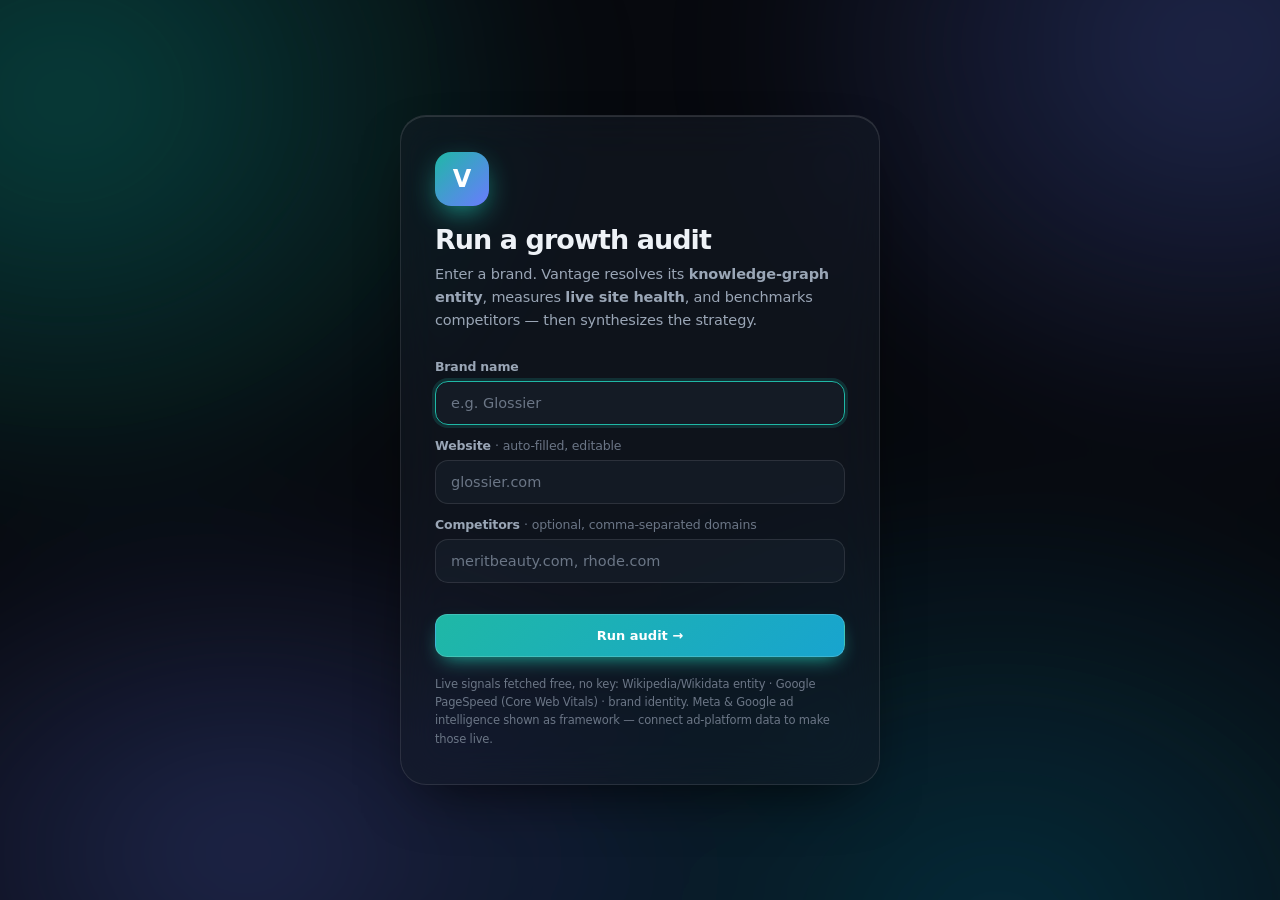
<file: index.html>
<!DOCTYPE html>
<html lang="en" data-theme="dark">
<head>
  <meta charset="UTF-8" />
  <meta name="viewport" content="width=device-width, initial-scale=1.0" />
  <title>Vantage — Competitor Growth Intelligence</title>
  <meta name="description" content="Strategic competitor intelligence across Meta & Google ads, SEO and answer-engine visibility." />
  <link rel="icon" href="data:image/svg+xml,<svg xmlns='http://www.w3.org/2000/svg' viewBox='0 0 100 100'><rect width='100' height='100' rx='24' fill='%231fb8a6'/><text x='50' y='70' font-size='62' text-anchor='middle' fill='white' font-family='sans-serif' font-weight='bold'>V</text></svg>" />
  <link rel="stylesheet" href="styles/app.css" />
</head>
<body>
  <div class="mesh"></div>

  <div class="app">
    <!-- SIDEBAR -->
    <aside class="sidebar">
      <div class="brandmark">
        <div class="logo">V</div>
        <div class="name">Vantage<span>Growth Intelligence</span></div>
      </div>
      <div id="nav"></div>
      <div class="navlabel">More</div>
      <a class="navitem" href="performance/" style="text-decoration:none" title="Paid performance intelligence (Google Sheets)"><svg class="ic" viewBox="0 0 24 24" fill="none" stroke="currentColor" stroke-width="1.8" stroke-linecap="round" stroke-linejoin="round"><path d="M3 12h4l3-8 4 16 3-8h4"/></svg>Paid Performance ↗</a>
      <div class="spacer"></div>
      <div class="themeToggle">
        <button id="sun" data-theme="light">Light</button>
        <button id="moon" data-theme="dark">Dark</button>
      </div>
    </aside>

    <!-- MAIN -->
    <main class="main">
      <div class="topbar">
        <div>
          <div class="ttl" id="title">Executive Overview</div>
          <div class="sub" id="subtitle">Lumen Skincare · Strategic growth audit</div>
        </div>
        <div class="spacer"></div>
        <div class="topsearch"><span class="ts-ic">⌕</span><input id="brand-search" type="text" placeholder="Search any brand to audit…" autocomplete="off" /></div>
        <span id="brandpill"></span>
        <button class="btn ghost" id="open-settings" title="Settings · Gemini API key">⚙</button>
        <button class="btn ghost" id="new-audit">＋ New</button>
      </div>
      <div id="main-body"></div>
    </main>
  </div>

  <div id="onboard-root"></div>

  <div id="settings-modal" class="modal-bg" style="display:none">
    <div class="modal card">
      <div class="head"><span class="eyebrow">Settings · Deep AI Research</span><div class="spacer"></div><button class="modal-x" id="close-settings">✕</button></div>
      <p class="muted" style="font-size:13.5px;line-height:1.6;margin-bottom:18px">Add a free <b>Google Gemini API key</b> to unlock grounded, per-brand deep research (websites, ad libraries, Reddit, Amazon) and the Summary Report. Your key is stored only in this browser and sent directly to Google — Vantage never sees it.</p>
      <label class="fld"><span>Gemini API key</span>
        <input id="gemini-key" type="password" placeholder="AIza…" autocomplete="off" /></label>
      <label class="fld"><span>Model</span>
        <select id="gemini-model">
          <option value="gemini-2.0-flash">gemini-2.0-flash (fast, recommended)</option>
          <option value="gemini-2.5-flash">gemini-2.5-flash</option>
          <option value="gemini-1.5-flash">gemini-1.5-flash</option>
        </select></label>
      <div style="display:flex;gap:10px;margin-top:16px;align-items:center">
        <button class="btn" id="save-settings">Save</button>
        <button class="btn ghost" id="test-settings">Test key</button>
        <span id="settings-status" class="faint" style="font-size:12.5px"></span>
      </div>
      <p class="faint" style="font-size:11.5px;margin-top:16px;line-height:1.6">Get a free key at <b>aistudio.google.com/apikey</b> — Google's free tier covers everyday research. Without a key, Vantage still runs all the free live signals.</p>
    </div>
  </div>

  <div class="tip" id="tip"></div>

  <script type="module" src="js/app.js"></script>
</body>
</html>
</file>
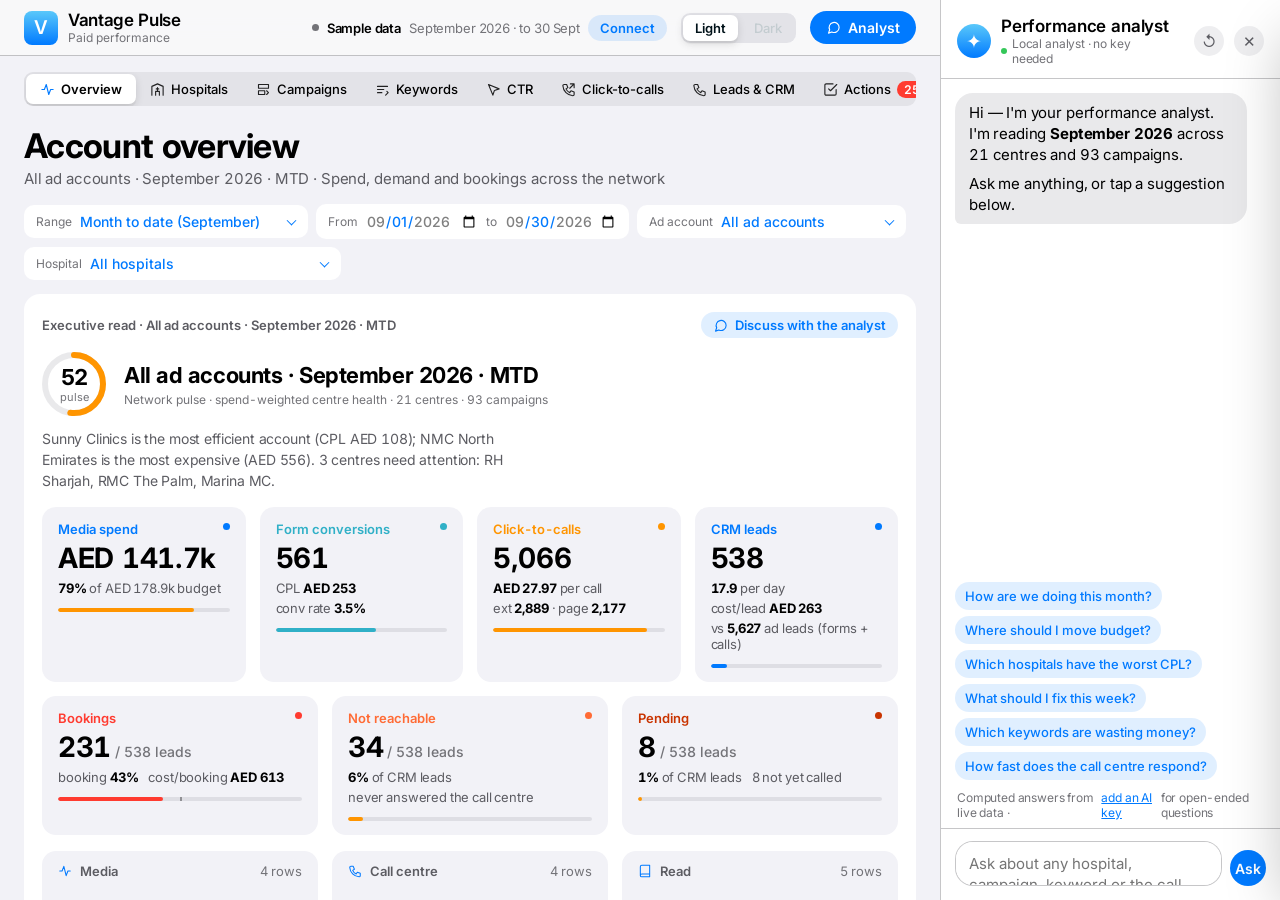
<file: performance/index.html>
<!DOCTYPE html>
<html lang="en" data-theme="light">
<head>
  <meta charset="UTF-8" />
  <meta name="viewport" content="width=device-width, initial-scale=1.0" />
  <title>Vantage Pulse — Paid Performance Intelligence</title>
  <meta name="description" content="Google Sheets–powered paid performance intelligence: account, hospital and campaign level, with an AI analyst." />
  <link rel="icon" href="data:image/svg+xml,<svg xmlns='http://www.w3.org/2000/svg' viewBox='0 0 100 100'><rect width='100' height='100' rx='24' fill='%23005f73'/><path d='M22 62l14-24 12 36 12-50 10 30 8-12' fill='none' stroke='white' stroke-width='8' stroke-linecap='round' stroke-linejoin='round'/></svg>" />
  <link rel="preconnect" href="https://fonts.googleapis.com" />
  <link rel="preconnect" href="https://fonts.gstatic.com" crossorigin />
  <link href="https://fonts.googleapis.com/css2?family=Inter:wght@400;500;600;700&display=swap" rel="stylesheet" />
  <link rel="stylesheet" href="styles/perf.css" />
<link rel="stylesheet" href="styles/theme-ios.css" />
</head>
<body>
  <div class="bg" aria-hidden="true"></div>
  <div class="shell" id="shell">
    <main class="main" id="main">
      <header class="top">
        <div class="brand"><div class="mark" aria-hidden="true">V</div><div class="name">Vantage Pulse<small>Paid performance</small></div></div>
        <div class="grow"></div>
        <div class="source" id="source"></div>
        <div class="theme" role="group" aria-label="Theme"><button data-theme="light">Light</button><button data-theme="dark">Dark</button></div>
        <button class="btn ghost icon" id="btn-chat" data-chat-toggle title="Toggle the analyst" aria-label="Toggle the analyst"><svg viewBox="0 0 24 24" fill="none" stroke="currentColor" stroke-width="1.8" stroke-linecap="round" stroke-linejoin="round"><path d="M21 12a8 8 0 0 1-11.6 7.1L4 21l1.9-5.4A8 8 0 1 1 21 12z"/></svg> Analyst</button>
      </header>
      <nav class="tabs" id="nav" aria-label="Pages"></nav>
      <div class="bar">
        <div><h1 id="title">Overview</h1><div class="sub" id="subtitle"></div></div>
        <div class="grow"></div>
        <div class="filters" role="group" aria-label="Filters">
          <div class="fsel"><label for="f-preset">Range</label><select id="f-preset"></select></div>
          <div class="fsel dates"><label for="f-from">From</label><input type="date" id="f-from" /><label for="f-to">to</label><input type="date" id="f-to" /></div>
          <div class="fsel"><label for="f-account">Ad account</label><select id="f-account"></select></div>
          <div class="fsel"><label for="f-centre">Hospital</label><select id="f-centre"></select></div>
        </div>
      </div>
      <section id="page" aria-live="polite"></section>
    </main>

    <aside class="chat" id="chat" aria-label="AI analyst">
      <div class="ch"><div class="av" aria-hidden="true">✦</div><div><h3>Performance analyst</h3><div class="st"><i></i><span id="chat-status"></span></div></div><div style="flex:1"></div><button class="x" data-chat-clear title="Clear conversation" aria-label="Clear conversation">↺</button><button class="x" data-chat-toggle title="Close" aria-label="Close analyst">✕</button></div>
      <div class="cm" id="chat-msgs"></div>
      <div class="chips" id="chat-chips"></div>
      <div class="mode" id="chat-mode"></div>
      <div class="ci"><textarea id="chat-input" rows="1" placeholder="Ask about any hospital, campaign, keyword or the call centre…" aria-label="Ask the analyst"></textarea><button class="btn" id="chat-send" aria-label="Send">Ask</button></div>
    </aside>
  </div>

  <div class="drawer-bg" id="drawer-bg"></div>
  <aside class="drawer" id="drawer" aria-hidden="true" role="dialog" aria-labelledby="drawer-title">
    <div class="dh"><div style="flex:1;min-width:0"><h2 id="drawer-title"></h2><div class="sub" id="drawer-sub"></div></div><button class="x" id="drawer-close" aria-label="Close">✕</button></div>
    <div class="db" id="drawer-body"></div>
  </aside>

  <div class="modal-bg" id="data-modal" aria-hidden="true">
    <div class="modal card" role="dialog" aria-labelledby="d-title">
      <div style="display:flex;align-items:flex-start;gap:12px"><div style="flex:1"><div class="eyebrow">Data source</div><h2 id="d-title">Connect your sheet</h2><p class="muted small">Paste the Google Sheets link. The app reads the tabs straight from the browser — no server, nothing stored outside this device.</p></div><button class="x" data-close-data aria-label="Close">✕</button></div>
      <label class="fld"><span>Google Sheets link</span><input id="d-url" type="url" placeholder="https://docs.google.com/spreadsheets/d/…/edit#gid=…" autocomplete="off" /></label>
      <div class="modes" id="d-modes" role="group" aria-label="How to read the sheet">
        <button data-mode="public">Public link<small>Share → Anyone with link → Viewer. No keys.</small></button>
        <button data-mode="apikey">API key<small>Finds every tab automatically. Link-shareable sheet.</small></button>
        <button data-mode="oauth">Google sign-in<small>Private sheets. Needs an OAuth Client ID.</small></button>
      </div>
      <label class="fld" data-mode-only="public"><span>Tab names <em>(optional — leave empty, every tab is found automatically by its headers)</em></span><textarea id="d-tabs"></textarea></label>
      <label class="fld" data-mode-only="apikey"><span>Google API key</span><input id="d-apikey" type="password" placeholder="AIza…" autocomplete="off" /><div class="hint">Create one in Google Cloud → APIs & Services → Credentials, with the <b>Google Sheets API</b> enabled. Restrict it to this site's URL.</div></label>
      <label class="fld" data-mode-only="oauth"><span>OAuth Client ID</span><input id="d-clientid" placeholder="…apps.googleusercontent.com" autocomplete="off" /><div class="hint">Google Cloud → Credentials → OAuth client (Web). Add this site's origin to “Authorised JavaScript origins”. Sign-in happens in a Google popup; the token stays in this tab.</div></label>
      <div style="display:flex;gap:14px;align-items:center;flex-wrap:wrap"><div class="fld" style="display:flex;align-items:center;gap:8px;margin:8px 0;flex-wrap:wrap"><input type="checkbox" id="d-autosync" style="width:auto" aria-label="Re-sync automatically" /><label for="d-autosync" style="margin:0">Re-sync automatically</label><select id="d-refresh" style="width:auto;padding:7px 10px" aria-label="Auto-sync interval"><option value="30">every 30 minutes</option><option value="60" selected>every hour (recommended)</option><option value="120">every 2 hours</option><option value="240">every 4 hours</option></select><span class="faint small" style="margin:0">or press <b>Sync now</b> in the header any time</span></div></div>
      <div style="display:flex;gap:8px;flex-wrap:wrap;align-items:center"><button class="btn" id="d-connect">Connect &amp; sync</button><span class="faint small">or</span><button class="btn ghost" id="d-sample">Use the bundled sample</button></div>
      <div class="steps" id="d-steps" style="margin-top:12px"></div><div id="d-msg" style="margin-top:10px"></div>
      <hr style="border:0;border-top:1px solid var(--line);margin:20px 0" />
      <div class="eyebrow">Or drop the exports</div>
      <div class="drop" id="d-drop" tabindex="0" role="button" aria-label="Upload files"><b>Drop files here</b> or click to choose<br /><span class="small faint">Google Ads keyword export (.csv) · call-centre lead export (.csv) · or the whole workbook (.xlsx). Nothing needs reshaping.</span></div>
      <input type="file" id="d-file" multiple accept=".csv,.tsv,.txt,.xlsx,.xlsm,.xls" style="display:none" />
      <hr style="border:0;border-top:1px solid var(--line);margin:20px 0" />
      <div class="eyebrow">AI analyst <span class="faint" style="font-weight:500;letter-spacing:0;text-transform:none">· optional</span></div>
      <p class="muted small" style="margin:6px 0 4px">The chat already answers from the computed numbers. Add a key and it reasons over the whole data pack for open-ended questions. Keys stay in this browser and go straight to the provider.</p>
      <label class="fld"><span>Provider</span><select id="ai-provider"><option value="none">None — computed answers only</option><option value="gemini">Google Gemini</option><option value="claude">Anthropic Claude</option></select></label>
      <div data-ai-only="gemini"><label class="fld"><span>Gemini API key</span><input id="ai-key-gemini" type="password" placeholder="AIza…" autocomplete="off" /><div class="hint">Free at <a href="https://aistudio.google.com/apikey" target="_blank" rel="noopener">aistudio.google.com/apikey</a>.</div></label><label class="fld"><span>Model</span><input id="ai-model-gemini" placeholder="gemini-2.0-flash" /></label></div>
      <div data-ai-only="claude"><label class="fld"><span>Anthropic API key</span><input id="ai-key-claude" type="password" placeholder="sk-ant-…" autocomplete="off" /><div class="hint">From <a href="https://console.anthropic.com/" target="_blank" rel="noopener">console.anthropic.com</a>. Browser-direct calls are enabled per request.</div></label><label class="fld"><span>Model</span><input id="ai-model-claude" placeholder="claude-sonnet-5-5" /></label></div>
      <div style="display:flex;gap:8px;align-items:center;flex-wrap:wrap"><button class="btn" id="ai-save">Save</button><button class="btn ghost" id="ai-test">Test key</button><span class="faint small" id="ai-status"></span></div>
    </div>
  </div>

  <div class="toast" id="toast" role="status" aria-live="polite"></div>
  <script type="module" src="js/app.js"></script>
</body>
</html>
</file>
<file: styles/app.css>
/* ============================================================
   VANTAGE — iOS-27 inspired liquid-glass design system
   ============================================================ */

:root {
  --r-sm: 12px;
  --r-md: 18px;
  --r-lg: 26px;
  --r-xl: 34px;
  --ease: cubic-bezier(0.22, 1, 0.36, 1);
  --ease-soft: cubic-bezier(0.4, 0, 0.2, 1);
  --font: -apple-system, BlinkMacSystemFont, "SF Pro Display", "SF Pro Text",
    "Segoe UI", Inter, system-ui, sans-serif;

  /* accent ramp */
  --teal: #1fb8a6;
  --teal-2: #18a4cf;
  --indigo: #6a7bff;
  --violet: #b06aff;
  --coral: #ff6b6b;
  --amber: #ffb23e;
  --green: #34d399;
}

/* ---------- THEMES ---------- */
[data-theme="dark"] {
  --bg-0: #07090e;
  --bg-1: #0c1016;
  --text: #eef2f7;
  --text-dim: #9aa6b6;
  --text-faint: #6b7686;
  --glass: rgba(22, 28, 38, 0.55);
  --glass-2: rgba(30, 38, 50, 0.42);
  --glass-hi: rgba(255, 255, 255, 0.08);
  --stroke: rgba(255, 255, 255, 0.10);
  --stroke-strong: rgba(255, 255, 255, 0.16);
  --shadow: 0 24px 60px -24px rgba(0, 0, 0, 0.75);
  --inner-hi: inset 0 1px 0 rgba(255, 255, 255, 0.12);
  --mesh-1: rgba(31, 184, 166, 0.30);
  --mesh-2: rgba(106, 123, 255, 0.26);
  --mesh-3: rgba(24, 164, 207, 0.22);
}
[data-theme="light"] {
  --bg-0: #eef1f6;
  --bg-1: #f6f8fb;
  --text: #10151d;
  --text-dim: #5a6675;
  --text-faint: #8b97a6;
  --glass: rgba(255, 255, 255, 0.62);
  --glass-2: rgba(255, 255, 255, 0.45);
  --glass-hi: rgba(255, 255, 255, 0.7);
  --stroke: rgba(15, 23, 36, 0.08);
  --stroke-strong: rgba(15, 23, 36, 0.14);
  --shadow: 0 24px 60px -28px rgba(31, 45, 72, 0.35);
  --inner-hi: inset 0 1px 0 rgba(255, 255, 255, 0.9);
  --mesh-1: rgba(31, 184, 166, 0.22);
  --mesh-2: rgba(106, 123, 255, 0.20);
  --mesh-3: rgba(24, 164, 207, 0.18);
}

* { box-sizing: border-box; margin: 0; padding: 0; }

html, body { height: 100%; }

body {
  font-family: var(--font);
  color: var(--text);
  background: var(--bg-0);
  -webkit-font-smoothing: antialiased;
  text-rendering: optimizeLegibility;
  overflow: hidden;
  letter-spacing: -0.01em;
}

/* animated mesh background */
.mesh {
  position: fixed;
  inset: -20%;
  z-index: 0;
  filter: blur(60px) saturate(1.2);
  background:
    radial-gradient(40% 50% at 18% 22%, var(--mesh-1), transparent 70%),
    radial-gradient(38% 46% at 82% 18%, var(--mesh-2), transparent 70%),
    radial-gradient(46% 52% at 70% 88%, var(--mesh-3), transparent 72%),
    radial-gradient(40% 40% at 28% 82%, var(--mesh-2), transparent 70%);
  animation: drift 26s var(--ease-soft) infinite alternate;
}
@keyframes drift {
  0%   { transform: translate3d(0,0,0) scale(1); }
  50%  { transform: translate3d(2%, -2%, 0) scale(1.08); }
  100% { transform: translate3d(-2%, 2%, 0) scale(1.04); }
}

/* ---------- LAYOUT ---------- */
.app { position: relative; z-index: 1; display: flex; height: 100vh; padding: 16px; gap: 16px; }

.sidebar {
  width: 248px; flex-shrink: 0;
  display: flex; flex-direction: column; gap: 8px;
  padding: 18px 14px;
  border-radius: var(--r-xl);
  background: var(--glass);
  backdrop-filter: blur(30px) saturate(1.6);
  -webkit-backdrop-filter: blur(30px) saturate(1.6);
  border: 1px solid var(--stroke);
  box-shadow: var(--shadow), var(--inner-hi);
}
.brandmark { display: flex; align-items: center; gap: 11px; padding: 8px 10px 18px; }
.brandmark .logo {
  width: 34px; height: 34px; border-radius: 11px;
  background: linear-gradient(135deg, var(--teal), var(--indigo));
  box-shadow: 0 6px 18px -6px var(--teal);
  display: grid; place-items: center; color: #fff; font-weight: 800;
}
.brandmark .name { font-weight: 700; font-size: 18px; letter-spacing: -0.03em; }
.brandmark .name span { color: var(--text-faint); font-weight: 500; font-size: 11px; display: block; letter-spacing: 0.04em; text-transform: uppercase; }

.navlabel { font-size: 10.5px; text-transform: uppercase; letter-spacing: 0.08em; color: var(--text-faint); padding: 14px 12px 6px; }

.navitem {
  display: flex; align-items: center; gap: 12px;
  padding: 11px 13px; border-radius: 14px;
  color: var(--text-dim); cursor: pointer;
  font-size: 14px; font-weight: 550;
  transition: all 0.25s var(--ease);
  border: 1px solid transparent;
}
.navitem .ic { width: 18px; height: 18px; opacity: 0.85; flex-shrink: 0; }
.navitem:hover { color: var(--text); background: var(--glass-2); }
.navitem.active {
  color: var(--text);
  background: linear-gradient(135deg, var(--glass-hi), var(--glass-2));
  border-color: var(--stroke-strong);
  box-shadow: var(--inner-hi);
}
.navitem.active .ic { opacity: 1; }
.sidebar .spacer { flex: 1; }
.themeToggle {
  display: flex; gap: 4px; padding: 4px; border-radius: 13px;
  background: var(--glass-2); border: 1px solid var(--stroke);
}
.themeToggle button {
  flex: 1; padding: 8px; border: 0; border-radius: 10px; cursor: pointer;
  background: transparent; color: var(--text-dim); font-size: 12px; font-weight: 600;
  font-family: var(--font); transition: 0.2s var(--ease);
}
.themeToggle button.on { background: var(--glass-hi); color: var(--text); box-shadow: var(--inner-hi); }

/* ---------- MAIN ---------- */
.main { flex: 1; overflow-y: auto; border-radius: var(--r-xl); }
.main::-webkit-scrollbar { width: 0; }

.topbar {
  position: sticky; top: 0; z-index: 5;
  display: flex; align-items: center; gap: 16px;
  padding: 16px 22px; margin-bottom: 4px;
  border-radius: var(--r-lg);
  background: var(--glass);
  backdrop-filter: blur(26px) saturate(1.6);
  -webkit-backdrop-filter: blur(26px) saturate(1.6);
  border: 1px solid var(--stroke);
  box-shadow: var(--inner-hi);
}
.topbar .ttl { font-size: 19px; font-weight: 700; letter-spacing: -0.03em; }
.topbar .sub { font-size: 12.5px; color: var(--text-dim); margin-top: 1px; }
.topbar .spacer { flex: 1; }
.chip {
  display: inline-flex; align-items: center; gap: 7px;
  padding: 8px 13px; border-radius: 12px; font-size: 12.5px; font-weight: 600;
  background: var(--glass-2); border: 1px solid var(--stroke); color: var(--text-dim);
}
.chip .dot { width: 7px; height: 7px; border-radius: 50%; background: var(--green); box-shadow: 0 0 8px var(--green); }
.btn {
  padding: 9px 16px; border-radius: 12px; border: 1px solid var(--stroke-strong);
  background: linear-gradient(135deg, var(--teal), var(--teal-2));
  color: #fff; font-weight: 650; font-size: 13px; cursor: pointer; font-family: var(--font);
  box-shadow: 0 8px 20px -8px var(--teal); transition: 0.2s var(--ease);
}
.btn:hover { transform: translateY(-1px); box-shadow: 0 12px 26px -8px var(--teal); }
.btn.ghost { background: var(--glass-2); color: var(--text); box-shadow: none; }

/* ---------- GLASS CARD ---------- */
.page { padding: 4px 22px 40px; display: flex; flex-direction: column; gap: 18px; animation: rise 0.5s var(--ease) both; }
@keyframes rise { from { opacity: 0; transform: translateY(10px); } to { opacity: 1; transform: none; } }

.grid { display: grid; gap: 16px; }
.grid.c-2a { grid-template-columns: 1.1fr 1.4fr; }
.grid.c-2b { grid-template-columns: 1.5fr 1fr; }
.grid.c-2c { grid-template-columns: 1.2fr 1fr; }
.grid.c-2d { grid-template-columns: 1.3fr 1fr; }
.grid.c-2e { grid-template-columns: 1fr 1.4fr; }
.scroll-x { overflow-x: auto; }
@media (max-width: 1080px) {
  .grid.c-2a, .grid.c-2b, .grid.c-2c, .grid.c-2d, .grid.c-2e { grid-template-columns: 1fr; }
}
.card {
  position: relative;
  border-radius: var(--r-lg);
  background: var(--glass);
  backdrop-filter: blur(24px) saturate(1.5);
  -webkit-backdrop-filter: blur(24px) saturate(1.5);
  border: 1px solid var(--stroke);
  box-shadow: var(--shadow), var(--inner-hi);
  padding: 20px 22px;
  transition: transform 0.3s var(--ease), border-color 0.3s var(--ease);
}
.card.hover:hover { transform: translateY(-3px); border-color: var(--stroke-strong); }
.card .head { display: flex; align-items: center; gap: 10px; margin-bottom: 16px; }
.card .head h3 { font-size: 15px; font-weight: 680; letter-spacing: -0.02em; }
.card .head .sub { font-size: 12px; color: var(--text-dim); }
.card .head .spacer { flex: 1; }

.eyebrow { font-size: 11px; text-transform: uppercase; letter-spacing: 0.09em; color: var(--teal); font-weight: 700; }
.muted { color: var(--text-dim); }
.faint { color: var(--text-faint); }

/* ---------- BADGES ---------- */
.badge {
  display: inline-flex; align-items: center; gap: 5px;
  padding: 4px 10px; border-radius: 9px; font-size: 11.5px; font-weight: 650;
  border: 1px solid var(--stroke);
}
.badge.green { background: rgba(52,211,153,0.14); color: #4fe0b0; border-color: rgba(52,211,153,0.25); }
.badge.coral { background: rgba(255,107,107,0.14); color: #ff8a8a; border-color: rgba(255,107,107,0.25); }
.badge.amber { background: rgba(255,178,62,0.14); color: #ffc266; border-color: rgba(255,178,62,0.25); }
.badge.teal  { background: rgba(31,184,166,0.14); color: #45cdbb; border-color: rgba(31,184,166,0.25); }
.badge.grey  { background: var(--glass-2); color: var(--text-dim); }
[data-theme="light"] .badge.green { color: #0f9d6f; }
[data-theme="light"] .badge.coral { color: #d94848; }
[data-theme="light"] .badge.amber { color: #c47e16; }
[data-theme="light"] .badge.teal  { color: #128a7a; }

/* ---------- KPI STRIP ---------- */
.kpis { grid-template-columns: repeat(4, 1fr); }
.kpi .v { font-size: 30px; font-weight: 760; letter-spacing: -0.04em; line-height: 1; margin: 4px 0 6px;
  background: linear-gradient(135deg, var(--text), var(--text-dim)); -webkit-background-clip: text; background-clip: text; -webkit-text-fill-color: transparent; }
.kpi .lbl { font-size: 12px; color: var(--text-dim); }
.kpi .delta { font-size: 11.5px; font-weight: 650; margin-top: 7px; }
.kpi .delta.up { color: var(--green); } .kpi .delta.down { color: var(--coral); }

/* ---------- SCORE RING ---------- */
.ring-wrap { display: flex; align-items: center; gap: 22px; }
.ring { position: relative; width: 132px; height: 132px; flex-shrink: 0; }
.ring .num { position: absolute; inset: 0; display: grid; place-content: center; text-align: center; }
.ring .num b { font-size: 38px; font-weight: 780; letter-spacing: -0.04em; }
.ring .num small { display: block; font-size: 10.5px; text-transform: uppercase; letter-spacing: 0.08em; color: var(--text-faint); margin-top: 2px; }

.subscores { flex: 1; display: flex; flex-direction: column; gap: 11px; }
.subscore { display: grid; grid-template-columns: 120px 1fr 38px; align-items: center; gap: 12px; }
.subscore .nm { font-size: 12.5px; color: var(--text-dim); }
.subscore .val { font-size: 12.5px; font-weight: 650; text-align: right; }
.track { height: 7px; border-radius: 4px; background: var(--glass-2); overflow: hidden; }
.track > i { display: block; height: 100%; border-radius: 4px; background: linear-gradient(90deg, var(--teal), var(--indigo)); }

/* ---------- OPPORTUNITY CARDS ---------- */
.opp { display: flex; gap: 14px; padding: 15px 16px; border-radius: var(--r-md);
  background: var(--glass-2); border: 1px solid var(--stroke); transition: 0.25s var(--ease); }
.opp:hover { border-color: var(--stroke-strong); transform: translateX(2px); }
.opp .rank { width: 30px; height: 30px; border-radius: 9px; flex-shrink: 0; display: grid; place-items: center;
  font-weight: 750; font-size: 13px; background: linear-gradient(135deg, var(--teal), var(--indigo)); color: #fff; }
.opp .body { flex: 1; }
.opp .body .t { font-weight: 640; font-size: 14px; margin-bottom: 3px; letter-spacing: -0.01em; }
.opp .body .d { font-size: 12.5px; color: var(--text-dim); line-height: 1.5; }
.opp .meta { display: flex; gap: 6px; margin-top: 9px; flex-wrap: wrap; }
.opp .score { text-align: center; flex-shrink: 0; }
.opp .score b { font-size: 22px; font-weight: 760; letter-spacing: -0.03em; }
.opp .score small { display: block; font-size: 9.5px; text-transform: uppercase; letter-spacing: 0.06em; color: var(--text-faint); }

/* ---------- ANGLE MATRIX ---------- */
.matrix { width: 100%; border-collapse: separate; border-spacing: 6px; }
.matrix th { font-size: 10.5px; font-weight: 600; color: var(--text-dim); text-align: center; padding: 4px 2px; vertical-align: bottom; }
.matrix th.rowh { text-align: left; width: 130px; font-weight: 640; color: var(--text); font-size: 12px; }
.matrix th.rowh small { display: block; color: var(--text-faint); font-weight: 500; font-size: 10px; }
.cell {
  height: 50px; border-radius: 11px; cursor: pointer; position: relative;
  border: 1px solid var(--stroke); transition: 0.22s var(--ease);
  display: grid; place-items: center;
}
.cell:hover { transform: scale(1.06); z-index: 3; box-shadow: var(--shadow); }
.cell .lab { font-size: 9.5px; font-weight: 700; letter-spacing: 0.05em; text-transform: uppercase; opacity: 0.92; }
.cell.own    { background: linear-gradient(135deg, rgba(52,211,153,0.30), rgba(52,211,153,0.12)); border-color: rgba(52,211,153,0.4); color: #5fe6bb; }
.cell.attack { background: linear-gradient(135deg, rgba(255,107,107,0.30), rgba(255,107,107,0.10)); border-color: rgba(255,107,107,0.4); color: #ff9a9a; }
.cell.contest{ background: linear-gradient(135deg, rgba(255,178,62,0.26), rgba(255,178,62,0.08)); border-color: rgba(255,178,62,0.36); color: #ffce85; }
.cell.avoid  { background: var(--glass-2); color: var(--text-faint); }
.legend { display: flex; gap: 16px; flex-wrap: wrap; margin-top: 4px; }
.legend span { display: inline-flex; align-items: center; gap: 7px; font-size: 12px; color: var(--text-dim); }
.legend i { width: 12px; height: 12px; border-radius: 4px; display: inline-block; }

/* tooltip */
.tip { position: fixed; z-index: 50; max-width: 260px; padding: 12px 14px; border-radius: 14px;
  background: var(--glass); backdrop-filter: blur(30px) saturate(1.6); -webkit-backdrop-filter: blur(30px) saturate(1.6);
  border: 1px solid var(--stroke-strong); box-shadow: var(--shadow); font-size: 12.5px; pointer-events: none;
  opacity: 0; transform: translateY(6px); transition: 0.18s var(--ease); }
.tip.show { opacity: 1; transform: none; }
.tip b { font-size: 13px; } .tip .row { display: flex; justify-content: space-between; gap: 12px; margin-top: 6px; color: var(--text-dim); }

/* ---------- CREATIVE CARDS ---------- */
.creatives { grid-template-columns: repeat(auto-fill, minmax(210px, 1fr)); }
.creative { border-radius: var(--r-md); overflow: hidden; border: 1px solid var(--stroke); background: var(--glass-2); transition: 0.3s var(--ease); }
.creative:hover { transform: translateY(-4px); border-color: var(--stroke-strong); box-shadow: var(--shadow); }
.creative .thumb { height: 150px; display: grid; place-items: center; position: relative; padding: 18px; text-align: center; }
.creative .thumb .hook { font-weight: 700; font-size: 15px; line-height: 1.25; color: #fff; text-shadow: 0 2px 12px rgba(0,0,0,0.4); }
.creative .thumb .pill { position: absolute; top: 10px; left: 10px; font-size: 10px; font-weight: 700; padding: 3px 8px; border-radius: 7px; background: rgba(0,0,0,0.35); color: #fff; backdrop-filter: blur(6px); }
.creative .info { padding: 12px 13px; }
.creative .info .meta { display: flex; justify-content: space-between; font-size: 11px; color: var(--text-dim); margin-top: 8px; }
.creative .info .ws { font-size: 11px; color: var(--text-faint); }

/* ---------- TABLE ---------- */
.tbl { width: 100%; border-collapse: collapse; font-size: 13px; }
.tbl th { text-align: left; font-size: 11px; text-transform: uppercase; letter-spacing: 0.05em; color: var(--text-faint); font-weight: 650; padding: 10px 12px; border-bottom: 1px solid var(--stroke); }
.tbl td { padding: 12px; border-bottom: 1px solid var(--stroke); color: var(--text-dim); }
.tbl tr:last-child td { border-bottom: 0; }
.tbl tr:hover td { color: var(--text); background: var(--glass-2); }
.tbl td b { color: var(--text); font-weight: 640; }
.kw { font-weight: 620; color: var(--text) !important; }
.num-cell { font-variant-numeric: tabular-nums; }

.tabs { display: inline-flex; gap: 4px; padding: 4px; border-radius: 13px; background: var(--glass-2); border: 1px solid var(--stroke); }
.tabs button { padding: 8px 16px; border: 0; border-radius: 10px; background: transparent; color: var(--text-dim); font-weight: 600; font-size: 13px; cursor: pointer; font-family: var(--font); transition: 0.2s var(--ease); }
.tabs button.on { background: var(--glass-hi); color: var(--text); box-shadow: var(--inner-hi); }

/* ---------- BARS / GAUGES ---------- */
.barrow { display: grid; grid-template-columns: 110px 1fr 44px; align-items: center; gap: 12px; margin-bottom: 10px; }
.barrow .nm { font-size: 12.5px; color: var(--text-dim); }
.barrow .v { font-size: 12.5px; font-weight: 650; text-align: right; font-variant-numeric: tabular-nums; }
.bar { height: 9px; border-radius: 5px; background: var(--glass-2); overflow: hidden; }
.bar > i { display: block; height: 100%; border-radius: 5px; transition: width 0.8s var(--ease); }

.gauge-grid { grid-template-columns: repeat(4, 1fr); }
.gauge { text-align: center; }
.gauge .label { font-size: 12px; color: var(--text-dim); margin-top: 10px; font-weight: 600; }
.gauge .vs { font-size: 11px; color: var(--text-faint); margin-top: 2px; }

/* ---------- TIMELINE ---------- */
.tl { position: relative; padding-left: 22px; }
.tl::before { content: ""; position: absolute; left: 6px; top: 6px; bottom: 6px; width: 2px; background: linear-gradient(var(--teal), var(--indigo)); opacity: 0.4; }
.tl .ph { position: relative; margin-bottom: 18px; }
.tl .ph::before { content: ""; position: absolute; left: -22px; top: 4px; width: 12px; height: 12px; border-radius: 50%; background: var(--teal); box-shadow: 0 0 0 4px var(--bg-1), 0 0 12px var(--teal); }
.tl .ph h4 { font-size: 14px; font-weight: 680; margin-bottom: 8px; }
.tl .ph li { font-size: 13px; color: var(--text-dim); margin: 5px 0 5px 16px; line-height: 1.5; }

.prose { font-size: 14px; line-height: 1.7; color: var(--text-dim); }
.prose b, .prose strong { color: var(--text); font-weight: 640; }
.prose p { margin-bottom: 12px; }

.flag { display: inline-flex; align-items: center; gap: 5px; font-size: 11px; color: var(--amber); font-weight: 600; }

/* ---------- ONBOARDING ---------- */
.onboard { position: fixed; inset: 0; z-index: 20; display: grid; place-items: center; padding: 24px; }
.onboard-card { width: 100%; max-width: 480px; padding: 36px 34px; animation: rise 0.6s var(--ease) both; }
.onboard-card .logo { background: linear-gradient(135deg, var(--teal), var(--indigo)); display: grid; place-items: center; color: #fff; font-weight: 800; box-shadow: 0 10px 30px -8px var(--teal); }
.onboard-card h1 { font-size: 27px; font-weight: 760; letter-spacing: -0.035em; }
.fld { display: block; margin-bottom: 13px; }
.fld span { display: block; font-size: 12.5px; font-weight: 600; color: var(--text-dim); margin-bottom: 7px; }
.fld span em { font-style: normal; color: var(--text-faint); font-weight: 500; }
.fld input {
  width: 100%; padding: 13px 15px; border-radius: 13px; font-size: 14.5px; font-family: var(--font);
  background: var(--glass-2); border: 1px solid var(--stroke); color: var(--text); outline: none;
  transition: 0.2s var(--ease);
}
.fld input:focus { border-color: var(--teal); box-shadow: 0 0 0 3px rgba(31,184,166,0.18); }
.fld input::placeholder { color: var(--text-faint); }

.psteps { display: flex; flex-direction: column; gap: 4px; }
.pstep { display: flex; align-items: center; gap: 12px; padding: 12px 14px; border-radius: 13px; font-size: 13.5px; color: var(--text-faint); transition: 0.3s var(--ease); }
.pstep.active { color: var(--text); background: var(--glass-2); }
.pstep.done { color: var(--text); }
.pstep.warn { color: var(--text-dim); }
.pstep .lbl { flex: 1; }
.spin { width: 16px; height: 16px; border-radius: 50%; border: 2px solid var(--stroke-strong); border-top-color: var(--teal); animation: sp 0.7s linear infinite; flex-shrink: 0; opacity: 0.4; }
.pstep.active .spin { opacity: 1; }
@keyframes sp { to { transform: rotate(360deg); } }
.pdot { width: 17px; height: 17px; border-radius: 50%; display: grid; place-items: center; font-size: 10px; font-weight: 800; flex-shrink: 0; color: #fff; }
.pdot.done { background: var(--green); } .pdot.warn { background: var(--amber); }

/* ---------- SETTINGS MODAL ---------- */
.modal-bg { position: fixed; inset: 0; z-index: 60; display: grid; place-items: center; padding: 24px;
  background: rgba(0,0,0,0.45); backdrop-filter: blur(8px); -webkit-backdrop-filter: blur(8px); animation: rise 0.3s var(--ease); }
.modal { width: 100%; max-width: 480px; padding: 26px 28px; }
.modal-x { background: var(--glass-2); border: 1px solid var(--stroke); color: var(--text-dim); width: 30px; height: 30px; border-radius: 9px; cursor: pointer; font-size: 13px; }
.modal-x:hover { color: var(--text); }
.fld select { width: 100%; padding: 12px 14px; border-radius: 13px; font-size: 14px; font-family: var(--font);
  background: var(--glass-2); border: 1px solid var(--stroke); color: var(--text); outline: none; cursor: pointer; }
.fld select:focus { border-color: var(--teal); }

/* live/demo source badges */
.src { display: inline-flex; align-items: center; gap: 5px; font-size: 10px; font-weight: 700; text-transform: uppercase; letter-spacing: 0.05em; padding: 3px 8px; border-radius: 7px; }
.src.live { background: rgba(52,211,153,0.16); color: #4fe0b0; }
.src.demo { background: var(--glass-2); color: var(--text-faint); }
.src .ld { width: 6px; height: 6px; border-radius: 50%; }
.src.live .ld { background: var(--green); box-shadow: 0 0 7px var(--green); animation: pulse 1.8s infinite; }
@keyframes pulse { 50% { opacity: 0.4; } }
[data-theme="light"] .src.live { color: #0f9d6f; }

.banner { display: flex; align-items: center; gap: 10px; padding: 12px 16px; border-radius: var(--r-md); font-size: 12.5px;
  background: rgba(255,178,62,0.10); border: 1px solid rgba(255,178,62,0.22); color: var(--text-dim); }
.banner b { color: var(--text); }

.topsearch { display: inline-flex; align-items: center; gap: 8px; padding: 8px 14px; border-radius: 12px; background: var(--glass-2); border: 1px solid var(--stroke); min-width: 240px; transition: 0.2s var(--ease); }
.topsearch:focus-within { border-color: var(--teal); box-shadow: 0 0 0 3px rgba(31,184,166,0.15); }
.topsearch .ts-ic { color: var(--text-faint); font-size: 16px; }
.topsearch input { flex: 1; border: 0; background: transparent; color: var(--text); font-size: 13.5px; font-family: var(--font); outline: none; }
.topsearch input::placeholder { color: var(--text-faint); }
.brandpill { display: inline-flex; align-items: center; gap: 8px; padding: 5px 11px 5px 6px; border-radius: 11px; background: var(--glass-2); border: 1px solid var(--stroke); font-size: 13px; font-weight: 650; }
.brandpill img { width: 22px; height: 22px; border-radius: 6px; object-fit: cover; background: var(--glass-hi); }

/* live ad-library deep links */
a.btn { text-decoration: none; display: inline-flex; align-items: center; }
.liblink { display: flex; align-items: center; gap: 12px; padding: 12px 14px; border-radius: var(--r-md); background: var(--glass-2); border: 1px solid var(--stroke); margin-bottom: 10px; transition: 0.25s var(--ease); }
.liblink:hover { border-color: var(--stroke-strong); }
.liblink img { width: 26px; height: 26px; border-radius: 7px; object-fit: cover; background: var(--glass-hi); flex-shrink: 0; }
.liblink .libname { font-weight: 640; font-size: 14px; flex: 1; }
.libbtns { display: flex; gap: 8px; flex-wrap: wrap; }
.libbtns .btn { font-size: 12px; padding: 8px 12px; }
.btn.meta { background: linear-gradient(135deg, #1877f2, #4a9eff); box-shadow: 0 8px 20px -8px #1877f2; }
.btn.gads { background: linear-gradient(135deg, #34a853, #4285f4); box-shadow: 0 8px 20px -8px #34a853; }

@media (max-width: 1100px) { .kpis, .gauge-grid { grid-template-columns: repeat(2,1fr); } .sidebar { width: 210px; } }
</file>
<file: performance/styles/perf.css>
/* ============================================================
   VANTAGE PULSE — paid performance intelligence
   Design: "clinical editorial" — ink-dark glass surfaces, warm paper light
   mode, a serif display voice for headlines and a grotesk for everything
   numeric. Chart colours are validated for colour-vision deficiency.
   ============================================================ */
/* ============================================================
   PALETTE — the client's ten-swatch scheme:
   #001219 rich black · #005f73 sapphire · #0a9396 viridian · #94d2bd mint ·
   #e9d8a6 sand · #ee9b00 gamboge · #ca6702 alloy · #bb3e03 rust ·
   #ae2012 rufous · #9b2226 auburn
   Series (fixed order AUH, DXB, NE, Sunny): sapphire, gamboge, rufous, viridian —
   CVD ΔE ≥ 17 adjacent; gamboge is always paired with labels/tables.
   ============================================================ */
:root {
  --font: "Manrope", ui-sans-serif, system-ui, -apple-system, "Segoe UI", sans-serif;
  --display: "Sora", "Manrope", ui-sans-serif, system-ui, sans-serif;
  --mono: "IBM Plex Mono", ui-monospace, "SF Mono", Menlo, monospace;
  --ease: cubic-bezier(0.22, 1, 0.36, 1);
  --r-sm: 8px; --r-md: 12px; --r-lg: 16px; --r-xl: 20px;
  --chat-w: 400px;
  --black: #001219; --sapphire: #005f73; --viridian: #0a9396; --mint: #94d2bd; --sand: #e9d8a6;
  --gamboge: #ee9b00; --alloy: #ca6702; --rust: #bb3e03; --rufous: #ae2012; --auburn: #9b2226;
  --s1: var(--sapphire); --s2: var(--gamboge); --s3: var(--rufous); --s4: var(--viridian); --s5: var(--alloy); --s6: var(--mint); --s7: var(--auburn); --s8: var(--rust);
  --seq-rgb: 10, 147, 150;
  --good: var(--viridian); --warn: var(--gamboge); --serious: var(--alloy); --critical: var(--rufous);
}
:root, [data-theme="light"] {
  color-scheme: light;
  --bg: #f2f4f3; --bg-2: #f8f9f8; --surface: rgba(255,255,255,0.8);
  --text: #001219; --text-2: #44535a; --text-3: #7e8b91;
  --glass: rgba(255,255,255,0.78); --glass-2: rgba(255,255,255,0.6); --glass-hi: #ffffff;
  --line: rgba(0,18,25,0.09); --line-2: rgba(0,18,25,0.18); --track: rgba(0,18,25,0.08);
  --shadow: 0 18px 40px -30px rgba(0,47,60,0.3); --inner: inset 0 1px 0 rgba(255,255,255,0.9);
  --edge: linear-gradient(135deg, rgba(255,255,255,1), rgba(0,18,25,0.1) 55%, rgba(10,147,150,0.28) 100%);
  --blur: 18px;
  --grid: #e7e1d0; --ink-good: #0b7a7c;
  --accent: var(--sapphire); --accent-2: var(--viridian); --accent-rgb: 0, 95, 115;
  --tint: rgba(233,216,166,0.32); --tint-2: rgba(148,210,189,0.22); --zebra: rgba(0,95,115,0.035);
}
[data-theme="dark"] {
  color-scheme: dark;
  --bg: #1e2b33; --bg-2: #25343d; --surface: rgba(45, 60, 70, 0.8);
  --text: #f5f3ec; --text-2: #c3ccd0; --text-3: #8d9ba1;
  --glass: rgba(45, 60, 70, 0.74); --glass-2: rgba(58, 74, 85, 0.6); --glass-hi: rgba(255,255,255,0.1);
  --line: rgba(255,255,255,0.1); --line-2: rgba(255,255,255,0.22); --track: rgba(255,255,255,0.12);
  --shadow: 0 30px 70px -30px rgba(0,0,0,0.5); --inner: inset 0 1px 0 rgba(255,255,255,0.08);
  --edge: linear-gradient(135deg, rgba(255,255,255,0.26), rgba(255,255,255,0.06) 50%, rgba(148,210,189,0.32) 100%);
  --blur: 22px; --zebra: rgba(255,255,255,0.03); --tint: rgba(233,216,166,0.08); --tint-2: rgba(148,210,189,0.12); --grid: #3a4a54;
  --grid: #1c3b45; --ink-good: #94d2bd;
  --accent: var(--mint); --accent-2: var(--sand); --accent-rgb: 148, 210, 189;
  --s1: #2e8ea3; --s3: #d8432c;
  --tint: rgba(233,216,166,0.08); --tint-2: rgba(148,210,189,0.1); --zebra: rgba(148,210,189,0.04);
}

* { box-sizing: border-box; margin: 0; padding: 0; }
html, body { height: 100%; }
body { font-family: var(--font); color: var(--text); background: var(--bg); -webkit-font-smoothing: antialiased; letter-spacing: -0.005em; overflow: hidden; font-size: 14px; }
button, input, select { font-family: inherit; font-size: inherit; color: inherit; }
button { cursor: pointer; }
a { color: var(--accent); }
:focus-visible { outline: 2px solid var(--accent); outline-offset: 2px; border-radius: 6px; }
@media (prefers-reduced-motion: reduce) { *, *::before, *::after { animation: none !important; transition: none !important; } }

/* atmosphere — mesh + engineered grid */
.bg { position: fixed; inset: -10%; z-index: 0; pointer-events: none; filter: blur(60px) saturate(1.1);
  background: radial-gradient(42% 46% at 10% 8%, rgba(148,210,189,0.32), transparent 70%), radial-gradient(36% 42% at 90% 10%, rgba(233,216,166,0.35), transparent 70%), radial-gradient(44% 50% at 72% 95%, rgba(0,95,115,0.14), transparent 72%), radial-gradient(30% 36% at 25% 90%, rgba(10,147,150,0.12), transparent 70%);
  animation: drift 46s var(--ease) infinite alternate; }
[data-theme="dark"] .bg { background: radial-gradient(42% 46% at 10% 8%, rgba(10,147,150,0.22), transparent 70%), radial-gradient(36% 42% at 90% 10%, rgba(0,95,115,0.26), transparent 70%), radial-gradient(44% 50% at 72% 95%, rgba(148,210,189,0.1), transparent 72%), radial-gradient(30% 36% at 25% 90%, rgba(233,216,166,0.08), transparent 70%); }
.bg::after { content: ""; position: absolute; inset: 0; filter: none;
  background-image: linear-gradient(rgba(0,95,115,0.06) 1px, transparent 1px), linear-gradient(90deg, rgba(0,95,115,0.06) 1px, transparent 1px); background-size: 48px 48px; mask-image: radial-gradient(60% 60% at 50% 40%, #000 20%, transparent 100%); }
[data-theme="dark"] .bg::after { background-image: linear-gradient(rgba(148,210,189,0.07) 1px, transparent 1px), linear-gradient(90deg, rgba(148,210,189,0.07) 1px, transparent 1px); }
@keyframes drift { to { transform: translate3d(2%, -1.5%, 0) scale(1.05); } }

/* glass primitive: translucent fill, blur, gradient edge, inner highlight */
.glass, .card, .kpi, .top, .tabs, .chat, .drawer, .modal, .cc, .fsel, .search, .seg, .theme, .source, .in, .msg.a, .step, .chips button, .deck-tile, .lever, .ledger {
  background: var(--glass); backdrop-filter: blur(var(--blur)) saturate(1.4); -webkit-backdrop-filter: blur(var(--blur)) saturate(1.4);
  border: 1px solid transparent; background-clip: padding-box; position: relative; }
.card::before, .kpi::before, .top::before, .tabs::before, .chat::before, .drawer::before, .modal::before, .cc::before, .deck-tile::before, .lever::before, .ledger::before, .in::before {
  content: ""; position: absolute; inset: 0; border-radius: inherit; padding: 1px; background: var(--edge); -webkit-mask: linear-gradient(#000 0 0) content-box, linear-gradient(#000 0 0); -webkit-mask-composite: xor; mask-composite: exclude; pointer-events: none; }
.fsel, .search, .seg, .theme, .source, .msg.a, .step, .chips button { border-color: var(--line); }

/* ---------- shell ---------- */
.shell { position: relative; z-index: 1; display: grid; grid-template-columns: 1fr auto; height: 100vh; gap: 14px; padding: 14px; }
.main { min-width: 0; overflow-y: auto; border-radius: var(--r-xl); scrollbar-width: thin; scrollbar-color: var(--line-2) transparent; display: flex; flex-direction: column; gap: 12px; }
.main > * { flex-shrink: 0; }
.top { position: sticky; top: 0; z-index: 7; display: flex; flex-wrap: wrap; align-items: center; gap: 10px 14px; padding: 10px 16px; border-radius: var(--r-lg); box-shadow: var(--shadow); }
.top .grow, .bar .grow { flex: 1; }
.brand { display: flex; align-items: center; gap: 10px; }
.brand .mark { width: 36px; height: 36px; border-radius: 10px; display: grid; place-items: center; background: linear-gradient(140deg, var(--sapphire), var(--viridian)); color: #fff; font-family: var(--display); font-size: 22px; box-shadow: 0 8px 22px -8px var(--sapphire); }
.brand .name { font-family: var(--display); font-size: 19px; font-weight: 700; letter-spacing: -0.02em; line-height: 1; }
.brand .name small { display: block; font-family: var(--mono); font-size: 9.5px; letter-spacing: 0.12em; text-transform: uppercase; color: var(--text-3); margin-top: 5px; font-weight: 500; }
.source { display: inline-flex; align-items: center; gap: 8px; padding: 6px 8px 6px 12px; border-radius: 12px; font-size: 12px; color: var(--text-2); flex-wrap: wrap; }
.source b { color: var(--text); font-weight: 650; }
.source .dot { width: 7px; height: 7px; border-radius: 50%; background: var(--text-3); }
.source.live .dot { background: var(--good); box-shadow: 0 0 8px var(--good); animation: pulse 2s infinite; }
@keyframes pulse { 50% { opacity: 0.45; } }
.theme { display: flex; gap: 4px; padding: 3px; border-radius: 11px; background: var(--glass-2); border: 1px solid var(--line); }
.theme button { padding: 6px 10px; border: 0; border-radius: 8px; background: transparent; color: var(--text-2); font-size: 12px; font-weight: 600; }
.theme button.on { background: var(--glass-hi); color: var(--text); box-shadow: var(--inner), 0 1px 3px rgba(0,0,0,0.08); }

/* page tabs — above everything */
.tabs { position: sticky; top: 66px; z-index: 6; display: flex; gap: 4px; padding: 5px; border-radius: 16px; box-shadow: var(--shadow); overflow-x: auto; scrollbar-width: none; }
.tabs button { display: inline-flex; align-items: center; gap: 8px; padding: 9px 15px; border-radius: 12px; border: 1px solid transparent; background: transparent; color: var(--text-2); font-weight: 600; font-size: 13.5px; white-space: nowrap; transition: 0.2s var(--ease); }
.tabs button svg { width: 16px; height: 16px; opacity: 0.85; }
.tabs button:hover { color: var(--text); background: var(--glass-2); }
.tabs button.on { color: #fff; background: var(--sapphire); border-color: var(--sapphire); box-shadow: 0 8px 18px -10px var(--sapphire); }
.tabs button.on svg { opacity: 1; }
[data-theme="dark"] .tabs button.on { background: var(--viridian); border-color: var(--viridian); color: #fff; }
[data-theme="dark"] .tabs button.on { color: var(--accent-2); }
.tabs button .k { font-size: 10.5px; padding: 2px 7px; border-radius: 7px; background: var(--rufous); color: #fff; font-variant-numeric: tabular-nums; }

.bar { display: flex; flex-wrap: wrap; align-items: center; gap: 10px 14px; padding: 4px 6px; }
.bar h1 { font-family: var(--display); font-weight: 700; font-size: 26px; letter-spacing: -0.03em; line-height: 1; }
.bar h1 em { font-style: normal; font-weight: 400; color: var(--accent); }
.bar .sub { font-size: 12.5px; color: var(--text-2); margin-top: 5px; }
.filters { display: flex; flex-wrap: wrap; gap: 8px; align-items: center; }
.fsel { display: inline-flex; align-items: center; gap: 8px; padding: 7px 10px 7px 12px; border-radius: 12px; font-size: 12.5px; color: var(--text-2); transition: 0.2s; box-shadow: var(--inner); }
.fsel:focus-within, .fsel:hover { border-color: var(--accent); color: var(--text); }
.fsel label { font-family: var(--mono); font-size: 9.5px; text-transform: uppercase; letter-spacing: 0.1em; color: var(--text-3); font-weight: 500; }
.fsel select { appearance: none; -webkit-appearance: none; background: transparent; border: 0; color: var(--text); font-weight: 600; padding-right: 18px; max-width: 230px; text-overflow: ellipsis; outline: none; cursor: pointer; }
.fsel::after { content: ""; position: absolute; right: 12px; top: 50%; width: 6px; height: 6px; border-right: 1.5px solid var(--text-3); border-bottom: 1.5px solid var(--text-3); transform: translateY(-70%) rotate(45deg); pointer-events: none; }
.fsel input[type="date"] { background: transparent; border: 0; color: var(--text); font-weight: 600; outline: none; }
.fsel.dates::after { display: none; }
.btn { display: inline-flex; align-items: center; gap: 7px; padding: 9px 14px; border-radius: 10px; border: 1px solid transparent; background: var(--sapphire); color: #fff; font-weight: 600; font-size: 13px; box-shadow: 0 10px 24px -12px var(--sapphire); transition: 0.2s var(--ease); white-space: nowrap; }
[data-theme="dark"] .btn { background: var(--viridian); }
.btn:hover { transform: translateY(-1px); }
.btn.ghost { background: var(--glass-2); color: var(--text); box-shadow: none; border-color: var(--line); }
.btn.ghost.on { border-color: var(--accent); color: var(--accent); }
[data-theme="dark"] .btn.ghost.on { color: var(--accent-2); }
.btn.sm { padding: 6px 10px; font-size: 12px; border-radius: 9px; }
.btn.icon { padding: 8px 10px; }
.btn svg { width: 15px; height: 15px; }
.btn[disabled] { opacity: 0.55; cursor: default; transform: none; }

/* ---------- page / cards ---------- */
.page { padding: 4px 6px 60px; display: flex; flex-direction: column; gap: 12px; animation: rise 0.45s var(--ease) both; }
@keyframes rise { from { opacity: 0; transform: translateY(8px); } to { opacity: 1; transform: none; } }
.grid { display: grid; gap: 12px; }
.g2 { grid-template-columns: 1fr 1fr; } .g3 { grid-template-columns: repeat(3, 1fr); } .g4 { grid-template-columns: repeat(4, 1fr); }
.g-21 { grid-template-columns: 1.6fr 1fr; } .g-12 { grid-template-columns: 1fr 1.6fr; } .g-32 { grid-template-columns: 1.35fr 1fr; }
.card { border-radius: var(--r-lg); box-shadow: var(--shadow); padding: 16px 18px; min-width: 0; }
.card.flat { box-shadow: none; }
.card .head { display: flex; align-items: flex-start; gap: 10px; margin-bottom: 12px; }
.card .head h3 { font-family: var(--display); font-size: 14.5px; font-weight: 600; letter-spacing: -0.01em; }
.card .head .sub { font-size: 12px; color: var(--text-2); margin-top: 2px; }
.card .head .grow { flex: 1; }
.eyebrow { font-family: var(--mono); font-size: 10px; letter-spacing: 0.14em; text-transform: uppercase; color: var(--accent); font-weight: 500; }
[data-theme="dark"] .eyebrow { color: var(--accent-2); }
.muted { color: var(--text-2); } .faint { color: var(--text-3); } .small { font-size: 12px; }
.mono, .num { font-variant-numeric: tabular-nums; }
h2.sec { font-family: var(--display); font-weight: 700; font-size: 20px; letter-spacing: -0.025em; }
h2.sec em { font-style: normal; font-weight: 400; color: var(--accent); }
[data-theme="dark"] h2.sec em { color: var(--accent-2); }
.prose { font-size: 14px; line-height: 1.65; color: var(--text-2); } .prose b { color: var(--text); font-weight: 640; }
.lede { font-family: var(--display); font-size: 20px; line-height: 1.4; color: var(--text); letter-spacing: -0.005em; }
.lede b { font-weight: 400; color: var(--accent); }

/* ---------- executive read: the command deck ---------- */
.deck { display: flex; flex-direction: column; gap: 12px; }
.deck-head { display: flex; flex-wrap: wrap; align-items: center; gap: 12px 18px; }
.deck-head .ring { flex-shrink: 0; }
.deck-head .t { font-family: var(--display); font-size: 17px; font-weight: 700; letter-spacing: -0.025em; }
.deck-head .s { font-family: var(--mono); font-size: 10.5px; letter-spacing: 0.1em; text-transform: uppercase; color: var(--text-3); margin-top: 4px; }
.deck-head .verdict { font-size: 12.5px; color: var(--text-2); line-height: 1.5; max-width: 56ch; }
.deck-tiles { display: grid; grid-template-columns: repeat(auto-fit, minmax(190px, 1fr)); gap: 10px; }
.deck-tile { border-radius: var(--r-md); padding: 12px 14px 11px; box-shadow: var(--shadow); overflow: hidden; display: flex; flex-direction: column; gap: 5px; min-width: 0; }
.deck-tile .k { font-family: var(--mono); font-size: 9.5px; letter-spacing: 0.12em; text-transform: uppercase; color: var(--text-3); display: flex; justify-content: space-between; gap: 8px; }
.deck-tile .k i { width: 7px; height: 7px; border-radius: 50%; background: var(--c, var(--viridian)); box-shadow: 0 0 10px var(--c, var(--viridian)); margin-top: 2px; flex-shrink: 0; }
.deck-tile .n { font-family: var(--display); font-size: 23px; font-weight: 700; letter-spacing: -0.035em; line-height: 1; color: var(--text); }
.deck-tile .n small { font-family: var(--font); font-size: 12px; font-weight: 600; color: var(--text-3); letter-spacing: 0; margin-left: 4px; }
.deck-tile .m { font-size: 12px; color: var(--text-2); display: flex; flex-wrap: wrap; gap: 4px 10px; }
.deck-tile .m b { color: var(--text); font-weight: 700; }
.deck-tile .gauge { height: 6px; border-radius: 3px; background: var(--track); overflow: hidden; position: relative; margin-top: 4px; }
.deck-tile .gauge i { position: absolute; left: 0; top: 0; bottom: 0; border-radius: 3px; background: linear-gradient(90deg, var(--sapphire), var(--viridian)); }
.deck-tile .gauge s { position: absolute; top: -3px; width: 2px; height: 12px; background: var(--text); opacity: 0.45; }
.deck-tile .gauge i.warn { background: linear-gradient(90deg, var(--alloy), var(--gamboge)); } .deck-tile .gauge i.bad { background: linear-gradient(90deg, var(--auburn), var(--rufous)); }
.deck-grid { display: grid; grid-template-columns: repeat(auto-fit, minmax(270px, 1fr)); gap: 10px; align-items: start; }
.ledger { border-radius: var(--r-md); padding: 4px 0 2px; box-shadow: var(--shadow); min-width: 0; }
.ledger .lh { display: flex; align-items: center; gap: 8px; padding: 9px 14px 7px; font-family: var(--mono); font-size: 9.5px; letter-spacing: 0.14em; text-transform: uppercase; color: var(--sapphire); border-bottom: 1px solid var(--line); }
[data-theme="dark"] .ledger .lh { color: var(--mint); }
.ledger .lh svg { width: 14px; height: 14px; }
.ledger .lh .grow { flex: 1; } .ledger .lh .cnt { color: var(--text-3); letter-spacing: 0.06em; }
.lrow { display: grid; grid-template-columns: minmax(96px, 0.8fr) minmax(0, 1.2fr); align-items: center; gap: 10px; padding: 7px 14px; border-bottom: 1px solid var(--line); min-height: 42px; }
.lrow:last-child { border-bottom: 0; }
.lrow:nth-child(even) { background: var(--zebra); }
.lrow .ll { font-size: 12px; color: var(--text-2); font-weight: 500; line-height: 1.3; }
.lrow .lv { text-align: right; min-width: 0; }
.lrow .lv b { display: block; font-family: var(--display); font-size: 13.5px; font-weight: 700; letter-spacing: -0.02em; color: var(--text); font-variant-numeric: tabular-nums; }
.lrow .lv b.good { color: var(--ink-good); } .lrow .lv b.bad { color: var(--rufous); } .lrow .lv b.warn { color: var(--alloy); }
[data-theme="dark"] .lrow .lv b.bad { color: #ff8a73; } [data-theme="dark"] .lrow .lv b.warn { color: var(--gamboge); }
.lrow .lv small { display: block; font-size: 10.5px; color: var(--text-3); margin-top: 1px; margin-left: auto; line-height: 1.3; }
.lrow.clickable { cursor: pointer; } .lrow.clickable:hover { background: var(--tint-2); }
.levers { display: grid; grid-template-columns: repeat(auto-fit, minmax(240px, 1fr)); gap: 10px; }
.lever { border-radius: var(--r-md); padding: 12px 14px 12px 16px; box-shadow: var(--shadow); display: flex; flex-direction: column; gap: 6px; min-width: 0; cursor: pointer; transition: 0.25s var(--ease); }
.lever:hover { transform: translateY(-2px); }
.lever::after { content: ""; position: absolute; left: 0; top: 14px; bottom: 14px; width: 3px; border-radius: 0 3px 3px 0; background: var(--c); box-shadow: 0 0 12px var(--c); }
.lever .lk { display: flex; align-items: center; gap: 8px; font-family: var(--mono); font-size: 9.5px; letter-spacing: 0.12em; text-transform: uppercase; color: var(--text-3); }
.lever .lk b { color: var(--c); font-weight: 600; }
.lever .lt { font-size: 13px; font-weight: 600; line-height: 1.35; color: var(--text); overflow-wrap: anywhere; }
.lever .la { font-size: 12px; color: var(--text-2); line-height: 1.45; }
.lever .li { font-family: var(--display); font-size: 18px; font-weight: 700; letter-spacing: -0.03em; color: var(--text); margin-top: auto; }
.lever .li small { font-family: var(--mono); font-size: 9.5px; letter-spacing: 0.1em; text-transform: uppercase; color: var(--text-3); margin-left: 6px; font-weight: 500; }
@media (max-width: 640px) { .lrow { grid-template-columns: 1fr; gap: 2px; } .lrow .lv { text-align: left; } .lrow .lv small { margin-left: 0; max-width: none; } }

/* setup guide */
.guide { display: grid; grid-template-columns: repeat(auto-fit, minmax(230px, 1fr)); gap: 12px; }
.gstep { border-radius: var(--r-md); padding: 16px; background: var(--glass-2); border: 1px solid var(--line); position: relative; }
.gstep .no { font-family: var(--display); font-size: 28px; font-weight: 700; color: var(--viridian); letter-spacing: -0.04em; line-height: 1; }
.gstep h4 { font-size: 14px; font-weight: 700; margin: 8px 0 6px; }
.gstep p { font-size: 12.5px; color: var(--text-2); line-height: 1.55; }
.gstep code { font-family: var(--mono); font-size: 11.5px; background: var(--tint); padding: 1px 6px; border-radius: 5px; }
.sync-state { display: inline-flex; align-items: center; gap: 8px; font-family: var(--mono); font-size: 10.5px; letter-spacing: 0.06em; color: var(--text-3); text-transform: uppercase; }
.sync-state i { width: 7px; height: 7px; border-radius: 50%; background: var(--viridian); box-shadow: 0 0 8px var(--viridian); animation: pulse 2s infinite; }

/* KPI tiles */
.kpis { display: grid; grid-template-columns: repeat(auto-fit, minmax(210px, 1fr)); gap: 10px; }
.kpi { padding: 13px 15px 12px; border-radius: var(--r-md); box-shadow: var(--shadow); min-width: 0; overflow: hidden; }
.kpi::after { content: ""; position: absolute; left: 14px; right: 14px; top: 0; height: 2px; background: linear-gradient(90deg, var(--viridian), transparent); opacity: 0.9; }
.kpi .l { font-family: var(--mono); font-size: 10.5px; color: var(--text-2); font-weight: 500; letter-spacing: 0.08em; text-transform: uppercase; display: flex; align-items: center; gap: 6px; }
.kpi.nospark .l { padding-right: 0; }
.kpi .v { font-size: 23px; font-weight: 700; letter-spacing: -0.03em; line-height: 1.05; margin: 7px 0 5px; font-family: var(--display); }
.kpi .v small { font-size: 13px; font-weight: 600; color: var(--text-3); letter-spacing: 0; margin-left: 2px; }
.kpi .d { font-size: 11.5px; color: var(--text-3); display: flex; align-items: center; gap: 6px; flex-wrap: wrap; }
.kpi .d b { font-weight: 650; }
.kpi .up { color: var(--ink-good); } .kpi .down { color: var(--critical); }
/* sparkline sits in the flow under the figures — never on top of the number */
.kpi { display: flex; flex-direction: column; }
.kpi > .spark { display: block; order: 10; margin-top: auto; padding-top: 8px; opacity: 0.9; }
.kpi > .spark svg.stretch { display: block; width: 100%; height: 26px; }
.kpi .pace { height: 5px; border-radius: 3px; background: var(--track); margin-top: 10px; overflow: hidden; position: relative; }
.kpi .pace i { display: block; height: 100%; border-radius: 3px; background: var(--viridian); }
.kpi .pace s { position: absolute; top: -2px; width: 2px; height: 9px; background: var(--text); opacity: 0.6; }

/* badges / status */
.badge { display: inline-flex; align-items: center; gap: 5px; padding: 3px 9px; border-radius: 8px; font-size: 11px; font-weight: 700; letter-spacing: 0.02em; border: 1px solid transparent; white-space: nowrap; }
.badge i { width: 6px; height: 6px; border-radius: 50%; background: currentColor; }
.badge.scale, .badge.good { background: rgba(10,147,150,0.12); color: var(--ink-good); border-color: rgba(10,147,150,0.3); }
.badge.hold, .badge.info, .badge.grey { background: var(--glass-2); color: var(--text-2); border-color: var(--line); }
.badge.fix, .badge.warn { background: rgba(238,155,0,0.14); color: var(--alloy); border-color: rgba(238,155,0,0.35); }
[data-theme="dark"] .badge.fix, [data-theme="dark"] .badge.warn { color: var(--warn); }
.badge.pause, .badge.critical { background: rgba(174,32,18,0.12); color: var(--rufous); border-color: rgba(174,32,18,0.3); }
[data-theme="dark"] .badge.pause, [data-theme="dark"] .badge.critical { color: #ff7b7b; }
.badge.watch { background: rgba(0,95,115,0.1); color: var(--sapphire); border-color: rgba(0,95,115,0.3); }
[data-theme="dark"] .badge.watch { color: var(--accent-2); }
.badge.acc { padding: 3px 8px; }
.sw { display: inline-block; width: 9px; height: 9px; border-radius: 3px; margin-right: 6px; vertical-align: -1px; }
.pill { display: inline-flex; align-items: center; gap: 6px; padding: 5px 10px; border-radius: 10px; background: var(--glass-2); border: 1px solid var(--line); font-size: 12px; color: var(--text-2); }
.pill b { color: var(--text); }
.tag { font-size: 10.5px; font-weight: 700; letter-spacing: 0.06em; text-transform: uppercase; color: var(--text-3); }
.est { font-size: 10px; color: var(--warn); font-weight: 700; margin-left: 4px; }

/* insights */
.ins { display: flex; flex-direction: column; gap: 10px; }
.in { display: grid; grid-template-columns: 4px minmax(0, 1fr) auto; gap: 14px; padding: 14px 16px 14px 0; border-radius: var(--r-md); overflow: hidden; transition: 0.2s var(--ease); }
.in:hover { border-color: var(--line-2); }
.in > i { border-radius: 0 3px 3px 0; }
.in.critical > i { background: var(--rufous); } .in.warn > i { background: var(--gamboge); } .in.good > i { background: var(--viridian); } .in.info > i { background: var(--sapphire); }
.in .t { font-weight: 650; font-size: 14px; letter-spacing: -0.01em; line-height: 1.35; overflow-wrap: anywhere; }
.in .d { overflow-wrap: anywhere; }
.in .d { font-size: 12.5px; color: var(--text-2); margin-top: 5px; line-height: 1.5; }
.in .a { font-size: 12.5px; margin-top: 8px; padding: 8px 10px; border-radius: 9px; background: var(--glass); border: 1px solid var(--line); color: var(--text); line-height: 1.45; }
.in .a b { color: var(--accent); font-weight: 700; margin-right: 4px; }
[data-theme="dark"] .in .a b { color: var(--accent-2); }
.in .imp { text-align: right; min-width: 86px; }
.in .imp b { display: block; font-size: 17px; font-weight: 720; letter-spacing: -0.02em; }
.in .imp small { font-size: 10px; text-transform: uppercase; letter-spacing: 0.06em; color: var(--text-3); }
.in .scope { display: inline-flex; gap: 6px; margin-bottom: 6px; }

/* tables — professional ledger style */
.tw { overflow-x: auto; scrollbar-width: thin; border-radius: var(--r-md); }
.tbl { width: 100%; border-collapse: separate; border-spacing: 0; font-size: 12.5px; font-variant-numeric: tabular-nums; }
.tbl th { position: sticky; top: 0; z-index: 1; text-align: right; font-family: var(--mono); font-size: 9.5px; letter-spacing: 0.1em; text-transform: uppercase; color: var(--sapphire); font-weight: 500; padding: 8px 10px; border-bottom: 1px solid var(--line-2); background: rgba(0,95,115,0.06); white-space: nowrap; cursor: pointer; user-select: none; }
[data-theme="dark"] .tbl th { color: var(--mint); background: rgba(148,210,189,0.1); }
.tbl th:first-child, .tbl td:first-child { text-align: left; }
.tbl th:first-child { border-top-left-radius: 8px; } .tbl th:last-child { border-top-right-radius: 8px; }
.tbl th.sorted { color: var(--text); }
.tbl th.sorted::after { content: " ▾"; font-size: 9px; } .tbl th.sorted.asc::after { content: " ▴"; }
.tbl td { padding: 8px 10px; border-bottom: 1px solid var(--line); color: var(--text-2); text-align: right; white-space: nowrap; }
.tbl tbody tr:nth-child(even) td { background: var(--zebra); }
.tbl tr:last-child td { border-bottom: 0; }
.tbl tbody tr:hover td { background: var(--tint-2); color: var(--text); }
.tbl tbody tr.clickable { cursor: pointer; }
.tbl td.name { color: var(--text); font-weight: 600; white-space: normal; min-width: 180px; max-width: 320px; }
.tbl td.name small { display: block; color: var(--text-3); font-weight: 400; font-size: 11px; margin-top: 2px; }
.tbl .bar { display: inline-block; vertical-align: middle; width: 54px; height: 5px; border-radius: 3px; background: var(--track); margin-right: 8px; overflow: hidden; }
.tbl .bar i { display: block; height: 100%; background: var(--viridian); }
.tbl tr.total td { border-top: 1px solid var(--line-2); font-weight: 700; color: var(--text); background: rgba(148,210,189,0.14) !important; }
[data-theme="dark"] .tbl tr.total td { border-top-color: var(--mint); }
.hi { color: var(--text); font-weight: 600; }
.lo { color: var(--text-3); }
.bad { color: var(--rufous); font-weight: 600; } .okay { color: var(--ink-good); font-weight: 600; } .meh { color: var(--alloy); font-weight: 600; }
[data-theme="dark"] .bad { color: #ff8a73; } [data-theme="dark"] .meh { color: var(--gamboge); }

/* charts */
.cv { position: relative; width: 100%; }
.cv svg { width: 100%; height: auto; display: block; overflow: visible; }
.cv-grid { stroke: var(--grid); stroke-width: 1; }
.cv-tick { fill: var(--text-3); font-size: 11px; font-family: var(--font); font-variant-numeric: tabular-nums; }
.cv-axis { fill: var(--text-3); font-size: 10.5px; font-family: var(--font); letter-spacing: 0.04em; text-transform: uppercase; }
.cv-hl { fill: rgba(var(--accent-rgb), 0.08); }
.cv-cross { stroke: var(--line-2); stroke-width: 1; }
.cv-ref { stroke: var(--text-3); stroke-width: 1; stroke-dasharray: 3 4; opacity: 0.7; }
.cv-annot { stroke: var(--warn); stroke-width: 1; opacity: 0.8; }
.cv-annot-t { fill: var(--text-2); font-size: 10.5px; font-family: var(--font); }
.cv-bar { transition: opacity 0.15s; } .cv-bar-chart:hover .cv-bar:not(.on) { opacity: 0.55; }
.cv-pt { cursor: pointer; transition: 0.15s; } .cv-pt:hover { fill-opacity: 0.95; }
.cv-legend { display: flex; flex-wrap: wrap; gap: 6px 16px; margin-top: 8px; font-size: 12px; color: var(--text-2); }
.cv-legend span { display: inline-flex; align-items: center; gap: 7px; } .cv-legend i { width: 10px; height: 10px; border-radius: 3px; display: inline-block; }
.cv-tip { position: fixed; z-index: 80; min-width: 150px; max-width: 300px; padding: 10px 12px; border-radius: 12px; background: var(--glass); backdrop-filter: blur(26px) saturate(1.5); -webkit-backdrop-filter: blur(26px) saturate(1.5); border: 1px solid var(--line-2); box-shadow: var(--shadow); font-size: 12.5px; pointer-events: none; display: none; }
.cv-tip .t { font-weight: 700; margin-bottom: 4px; } .cv-tip .s { color: var(--text-3); font-size: 11.5px; margin-bottom: 4px; }
.cv-tip .row { display: flex; justify-content: space-between; gap: 14px; color: var(--text-2); margin-top: 3px; } .cv-tip .row span { display: inline-flex; align-items: center; gap: 6px; } .cv-tip .row i { width: 8px; height: 8px; border-radius: 2px; display: inline-block; } .cv-tip .row b { color: var(--text); font-variant-numeric: tabular-nums; }
.hb { display: flex; flex-direction: column; gap: 8px; }
.hb-row { display: grid; grid-template-columns: var(--lw, 150px) 1fr 76px auto; align-items: center; gap: 10px; font-size: 12.5px; }
.hb-row.clickable { cursor: pointer; border-radius: 8px; } .hb-row.clickable:hover .hb-l { color: var(--accent-2); }
.hb-l { color: var(--text-2); white-space: nowrap; overflow: hidden; text-overflow: ellipsis; } .hb-l small { display: block; color: var(--text-3); font-size: 10.5px; }
.hb-t { height: 8px; border-radius: 4px; background: var(--track); overflow: hidden; } .hb-t i { display: block; height: 100%; border-radius: 4px; transition: width 0.7s var(--ease); }
.hb-v { text-align: right; font-weight: 650; font-variant-numeric: tabular-nums; color: var(--text); } .hb-x { font-size: 11.5px; color: var(--text-3); }
/* ranked bullet rows */
.bl { display: flex; flex-direction: column; }
.bl-h, .bl-r { display: grid; grid-template-columns: minmax(170px, 1.3fr) minmax(140px, 1fr) minmax(180px, 1.3fr) 76px; gap: 14px; align-items: center; padding: 8px 10px; }
.bl-h { font-family: var(--mono); font-size: 9.5px; letter-spacing: 0.1em; text-transform: uppercase; color: var(--sapphire); border-bottom: 1px solid var(--line-2); background: rgba(0,95,115,0.06); border-radius: 8px 8px 0 0; }
[data-theme="dark"] .bl-h { color: var(--mint); background: rgba(148,210,189,0.08); }
.bl-h small { text-transform: none; letter-spacing: 0; color: var(--text-3); }
.bl-h span:last-child, .bl-b { text-align: right; }
.bl-r { border-bottom: 1px solid var(--line); font-size: 12.5px; min-height: 44px; }
.bl-r:nth-child(even) { background: var(--zebra); } .bl-r:last-child { border-bottom: 0; }
.bl-r.clickable { cursor: pointer; } .bl-r.clickable:hover { background: var(--tint-2); }
.bl-l { display: flex; align-items: center; gap: 9px; min-width: 0; } .bl-l i { width: 9px; height: 9px; border-radius: 3px; flex-shrink: 0; }
.bl-l b { display: block; font-weight: 600; color: var(--text); white-space: nowrap; overflow: hidden; text-overflow: ellipsis; } .bl-l small { display: block; color: var(--text-3); font-size: 10.5px; }
.bl-s, .bl-c { display: grid; grid-template-columns: 1fr 72px; gap: 10px; align-items: center; } .bl-s b, .bl-c b { text-align: right; font-variant-numeric: tabular-nums; color: var(--text); font-weight: 600; white-space: nowrap; }
.bl-t { position: relative; height: 8px; border-radius: 4px; background: var(--track); overflow: visible; } .bl-t i { display: block; height: 100%; border-radius: 4px; background: var(--sapphire); transition: width 0.7s var(--ease); }
.bl-t.good i { background: var(--viridian); } .bl-t.mid i { background: var(--gamboge); } .bl-t.bad i { background: var(--rufous); }
.bl-t s { position: absolute; top: -4px; width: 2px; height: 16px; background: var(--text); opacity: 0.55; border-radius: 1px; }
.bl-c b.good { color: var(--ink-good); } .bl-c b.bad { color: var(--rufous); } .bl-c b.mid { color: var(--alloy); }
[data-theme="dark"] .bl-c b.bad { color: #ff8a73; } [data-theme="dark"] .bl-c b.mid { color: var(--gamboge); }
.bl-b b { display: block; font-variant-numeric: tabular-nums; color: var(--text); } .bl-b small { color: var(--text-3); font-size: 10.5px; }
@media (max-width: 820px) { .bl-h, .bl-r { grid-template-columns: 1fr 1fr; } .bl-b, .bl-h span:nth-child(3), .bl-h span:last-child, .bl-c { display: none; } }

/* playbook & reallocation */
.pillars { display: grid; grid-template-columns: repeat(auto-fit, minmax(260px, 1fr)); gap: 10px; }
.pillar { border-radius: var(--r-md); padding: 12px 14px; background: var(--glass-2); border: 1px solid var(--line); }
.pillar h4 { font-family: var(--mono); font-size: 9.5px; letter-spacing: 0.14em; text-transform: uppercase; color: var(--sapphire); margin-bottom: 8px; display: flex; align-items: center; gap: 8px; }
[data-theme="dark"] .pillar h4 { color: var(--mint); }
.pillar h4 svg { width: 14px; height: 14px; }
.pillar ul { list-style: none; display: flex; flex-direction: column; gap: 6px; }
.pillar li { font-size: 12.5px; color: var(--text-2); line-height: 1.45; padding-left: 12px; position: relative; }
.pillar li::before { content: ""; position: absolute; left: 0; top: 7px; width: 5px; height: 5px; border-radius: 50%; background: var(--viridian); }
.pillar li b { color: var(--text); font-weight: 600; }
.pillar .empty-li { color: var(--text-3); font-style: italic; }

.hm { display: grid; grid-template-columns: 110px repeat(var(--cols), 1fr); gap: 3px; font-size: 11px; }
.hm-ch { text-align: center; color: var(--text-3); font-weight: 600; padding-bottom: 4px; } .hm-rh { color: var(--text-2); display: flex; align-items: center; white-space: nowrap; overflow: hidden; text-overflow: ellipsis; padding-right: 6px; }
.hm-c { height: 28px; border-radius: 6px; display: grid; place-items: center; color: var(--text-2); font-variant-numeric: tabular-nums; } .hm-c span.on { color: #fff; font-weight: 600; }
.ring { position: relative; flex-shrink: 0; } .ring svg { width: 100%; height: 100%; } .ring-n { position: absolute; inset: 0; display: grid; place-content: center; text-align: center; } .ring-n b { font-size: 22px; font-weight: 720; letter-spacing: -0.03em; } .ring-n small { font-size: 9.5px; text-transform: uppercase; letter-spacing: 0.06em; color: var(--text-3); }
.sb-bar { display: flex; height: 14px; border-radius: 7px; overflow: hidden; gap: 2px; background: var(--track); } .sb-bar i { display: block; height: 100%; }
.sb-legend { display: flex; flex-wrap: wrap; gap: 6px 16px; margin-top: 10px; font-size: 12px; color: var(--text-2); } .sb-legend span { display: inline-flex; align-items: center; gap: 6px; } .sb-legend i { width: 10px; height: 10px; border-radius: 3px; } .sb-legend b { color: var(--text); } .sb-legend small { color: var(--text-3); }

/* accounts ledger */
.acc-t td.name { min-width: 220px; }
.acc-t .sw { width: 11px; height: 11px; border-radius: 3px; }
.acc-t td .spark { vertical-align: middle; }
.acc-t tr.off td { opacity: 0.45; }

/* account cards */
.acc { display: grid; grid-template-columns: repeat(4, 1fr); gap: 12px; }
.acc .a { padding: 16px 18px; border-radius: var(--r-md); background: var(--surface); border: 1px solid var(--line); box-shadow: var(--inner); cursor: pointer; transition: 0.25s var(--ease); position: relative; overflow: hidden; }
.acc .a:hover { transform: translateY(-2px); border-color: var(--line-2); }
.acc .a.dim { opacity: 0.45; }
.acc .a::before { content: ""; position: absolute; left: 0; top: 0; bottom: 0; width: 4px; background: var(--c); }
.acc .a h4 { font-size: 15px; font-weight: 700; letter-spacing: -0.01em; display: flex; align-items: center; gap: 8px; }
.acc .a .b { font-size: 11.5px; color: var(--text-3); margin-top: 2px; }
.acc .a .big { font-size: 24px; font-weight: 720; letter-spacing: -0.03em; margin: 10px 0 2px; }
.acc .a .row { display: grid; grid-template-columns: 1fr 1fr 1fr; gap: 8px; margin-top: 10px; font-size: 11.5px; color: var(--text-3); }
.acc .a .row b { display: block; color: var(--text); font-size: 13.5px; font-weight: 650; letter-spacing: -0.01em; }
.acc .a .spark { position: absolute; right: 14px; top: 16px; }

/* centre cards (hospitals page) */
.cgrid { display: grid; grid-template-columns: repeat(auto-fill, minmax(250px, 1fr)); gap: 12px; }
.cc { padding: 14px 16px; border-radius: var(--r-md); box-shadow: var(--shadow); cursor: pointer; transition: 0.25s var(--ease); display: grid; grid-template-columns: 1fr auto; gap: 10px; align-items: start; }
.cc:hover { transform: translateY(-2px); border-color: var(--line-2); }
.cc h4 { font-size: 13.5px; font-weight: 700; line-height: 1.3; letter-spacing: -0.01em; }
.cc .m { font-size: 11px; color: var(--text-3); margin-top: 2px; }
.cc .kv { display: grid; grid-template-columns: 1fr 1fr; gap: 6px 10px; margin-top: 10px; font-size: 11px; color: var(--text-3); grid-column: 1 / -1; }
.cc .kv b { display: block; color: var(--text); font-size: 13px; font-weight: 650; }

/* segmented tabs */
.seg { display: inline-flex; gap: 3px; padding: 3px; border-radius: 11px; background: var(--glass-2); border: 1px solid var(--line); }
.seg button { padding: 6px 12px; border: 0; border-radius: 8px; background: transparent; color: var(--text-2); font-weight: 600; font-size: 12.5px; }
.seg button.on { background: var(--glass-hi); color: var(--text); box-shadow: var(--inner); }
.toolbar { display: flex; flex-wrap: wrap; gap: 10px; align-items: center; }
.search { display: inline-flex; align-items: center; gap: 8px; padding: 7px 12px; border-radius: 11px; background: var(--glass-2); border: 1px solid var(--line); min-width: 220px; }
.search input { border: 0; background: transparent; outline: none; color: var(--text); flex: 1; font-size: 13px; } .search input::placeholder { color: var(--text-3); }

/* drawer (entity drill-down) */
.drawer-bg { position: fixed; inset: 0; z-index: 40; background: rgba(0,0,0,0.35); backdrop-filter: blur(4px); -webkit-backdrop-filter: blur(4px); display: none; }
.drawer-bg.open { display: block; animation: fade 0.25s; }
@keyframes fade { from { opacity: 0; } }
.drawer { position: fixed; top: 14px; right: 14px; bottom: 14px; width: min(760px, calc(100vw - 28px)); z-index: 41; border-radius: var(--r-xl); background: var(--bg-2) !important; box-shadow: var(--shadow); transform: translateX(calc(100% + 20px)); transition: transform 0.4s var(--ease); display: flex; flex-direction: column; overflow: hidden; }
[data-theme="dark"] .drawer { background: #25343d !important; }
.drawer.open { transform: none; }
.drawer .dh { display: flex; align-items: flex-start; gap: 12px; padding: 20px 22px 14px; border-bottom: 1px solid var(--line); }
.drawer .dh h2 { font-family: var(--display); font-weight: 600; font-size: 23px; line-height: 1.15; }
.drawer .dh .sub { font-size: 12.5px; color: var(--text-2); margin-top: 4px; }
.drawer .db { flex: 1; overflow-y: auto; padding: 18px 22px 30px; display: flex; flex-direction: column; gap: 16px; scrollbar-width: thin; }
.x { width: 32px; height: 32px; border-radius: 10px; border: 1px solid var(--line); background: var(--glass-2); color: var(--text-2); display: grid; place-items: center; flex-shrink: 0; }
.x:hover { color: var(--text); }

/* modal */
.modal-bg { position: fixed; inset: 0; z-index: 60; display: none; place-items: center; padding: 20px; background: rgba(0,0,0,0.45); backdrop-filter: blur(8px); -webkit-backdrop-filter: blur(8px); }
.modal-bg.open { display: grid; animation: fade 0.25s; }
.modal { width: 100%; max-width: 640px; max-height: calc(100vh - 40px); overflow-y: auto; padding: 24px 26px; scrollbar-width: thin; background: var(--bg-2) !important; }
[data-theme="dark"] .modal { background: #25343d !important; }
.modal h2 { font-family: var(--display); font-weight: 600; font-size: 24px; margin-bottom: 4px; }
.fld { display: block; margin: 12px 0; } .fld > span { display: block; font-size: 12px; font-weight: 650; color: var(--text-2); margin-bottom: 6px; } .fld > span em { font-style: normal; color: var(--text-3); font-weight: 500; }
.fld input, .fld select, .fld textarea { width: 100%; padding: 11px 13px; border-radius: 12px; font-size: 13.5px; background: var(--glass-2); border: 1px solid var(--line); color: var(--text); outline: none; transition: 0.2s; }
.fld input:focus, .fld select:focus, .fld textarea:focus { border-color: var(--accent); box-shadow: 0 0 0 3px rgba(var(--accent-rgb), 0.18); }
.fld textarea { min-height: 70px; resize: vertical; font-family: var(--font); }
.fld .hint { font-size: 11.5px; color: var(--text-3); margin-top: 6px; line-height: 1.5; }
.fld .hint a { color: var(--accent); }
.steps { display: flex; flex-direction: column; gap: 6px; }
.step { display: flex; align-items: center; gap: 10px; padding: 9px 12px; border-radius: 11px; background: var(--glass-2); border: 1px solid var(--line); font-size: 12.5px; color: var(--text-2); }
.step.ok { color: var(--text); } .step.err { border-color: rgba(208,59,59,0.4); }
.step .ic { width: 18px; height: 18px; border-radius: 50%; display: grid; place-items: center; font-size: 10px; font-weight: 800; color: #fff; flex-shrink: 0; background: var(--text-3); }
.step.ok .ic { background: var(--good); } .step.err .ic { background: var(--critical); } .step.run .ic { background: var(--accent); animation: pulse 1s infinite; }
.drop { border: 1.5px dashed var(--line-2); border-radius: var(--r-md); padding: 22px; text-align: center; color: var(--text-2); font-size: 13px; transition: 0.2s; cursor: pointer; }
.drop:hover, .drop.over { border-color: var(--accent); background: rgba(var(--accent-rgb), 0.06); color: var(--text); }
.drop b { color: var(--text); }
.modes { display: grid; grid-template-columns: repeat(3, 1fr); gap: 8px; margin: 10px 0; }
.modes button { padding: 10px 8px; border-radius: 12px; border: 1px solid var(--line); background: var(--glass-2); color: var(--text-2); font-size: 12px; font-weight: 600; line-height: 1.35; }
.modes button.on { border-color: var(--accent); color: var(--text); background: rgba(var(--accent-rgb), 0.1); }
.modes button small { display: block; font-weight: 500; color: var(--text-3); font-size: 11px; }
.banner { display: flex; gap: 10px; align-items: flex-start; padding: 12px 14px; border-radius: var(--r-md); background: var(--tint); border: 1px solid rgba(238,155,0,0.35); font-size: 12.5px; color: var(--text-2); line-height: 1.5; }
.banner b { color: var(--text); } .banner.ok { background: var(--tint-2); border-color: rgba(10,147,150,0.35); } .banner.err { background: rgba(174,32,18,0.08); border-color: rgba(174,32,18,0.3); }
.banner .btn { margin-left: auto; flex-shrink: 0; }
.kvlist { display: grid; grid-template-columns: auto 1fr; gap: 6px 14px; font-size: 12.5px; } .kvlist dt { color: var(--text-3); } .kvlist dd { color: var(--text); font-weight: 600; }

/* chat */
.chat { width: var(--chat-w); display: flex; flex-direction: column; border-radius: var(--r-xl); box-shadow: var(--shadow); overflow: hidden; min-width: 0; }
.shell.chat-closed .chat { display: none; }
.chat .ch { display: flex; align-items: center; gap: 10px; padding: 16px 16px 12px; border-bottom: 1px solid var(--line); }
.chat .ch .av { width: 34px; height: 34px; border-radius: 10px; background: linear-gradient(140deg, var(--sapphire), var(--viridian)); display: grid; place-items: center; color: #fff; font-family: var(--display); font-size: 19px; }
.chat .ch h3 { font-size: 14.5px; font-weight: 700; } .chat .ch .st { font-size: 11.5px; color: var(--text-3); display: flex; align-items: center; gap: 5px; }
.chat .ch .st i { width: 6px; height: 6px; border-radius: 50%; background: var(--good); }
.chat .cm { flex: 1; overflow-y: auto; padding: 14px; display: flex; flex-direction: column; gap: 10px; scrollbar-width: thin; }
.msg { max-width: 94%; padding: 11px 14px; border-radius: 16px; font-size: 13.3px; line-height: 1.55; animation: rise 0.3s var(--ease); }
.msg.u { align-self: flex-end; background: var(--sapphire); color: #fff; border-bottom-right-radius: 5px; }
.msg.a { align-self: flex-start; border-bottom-left-radius: 5px; color: var(--text); }
.msg.a p { margin: 0 0 8px; } .msg.a p:last-child { margin: 0; }
.msg.a ul, .msg.a ol { margin: 4px 0 8px 18px; } .msg.a li { margin: 3px 0; }
.msg.a table { border-collapse: collapse; font-size: 12px; margin: 6px 0; width: 100%; } .msg.a th, .msg.a td { padding: 4px 6px; border-bottom: 1px solid var(--line); text-align: right; } .msg.a th:first-child, .msg.a td:first-child { text-align: left; } .msg.a th { color: var(--text-3); font-weight: 600; font-size: 10.5px; text-transform: uppercase; }
.msg.a code { font-family: ui-monospace, Menlo, monospace; font-size: 12px; background: var(--glass); padding: 1px 5px; border-radius: 5px; }
.msg.a h4 { font-size: 13px; margin: 6px 0 4px; } .msg.a b, .msg.a strong { font-weight: 700; }
.msg .meta { display: block; margin-top: 6px; font-size: 10.5px; color: var(--text-3); }
.msg.typing span { display: inline-block; width: 6px; height: 6px; border-radius: 50%; background: var(--text-3); margin-right: 4px; animation: blink 1.2s infinite; } .msg.typing span:nth-child(2) { animation-delay: 0.2s; } .msg.typing span:nth-child(3) { animation-delay: 0.4s; }
@keyframes blink { 0%, 80%, 100% { opacity: 0.25; } 40% { opacity: 1; } }
.chips { display: flex; flex-wrap: wrap; gap: 6px; padding: 0 14px 10px; }
.chips button { padding: 6px 10px; border-radius: 10px; color: var(--text-2); font-size: 11.5px; font-weight: 600; text-align: left; transition: 0.2s; }
.chips button:hover { color: var(--text); border-color: var(--accent); }
.chat .ci { display: flex; gap: 8px; padding: 12px 14px 14px; border-top: 1px solid var(--line); align-items: flex-end; }
.chat .ci textarea { flex: 1; resize: none; min-height: 42px; max-height: 140px; padding: 11px 13px; border-radius: 13px; background: var(--glass-2); border: 1px solid var(--line); color: var(--text); font-family: var(--font); font-size: 13.3px; outline: none; line-height: 1.4; }
.chat .ci textarea:focus { border-color: var(--accent); }
.chat .ci .btn { height: 42px; }
.chat .mode { font-size: 10.5px; color: var(--text-3); padding: 0 16px 8px; display: flex; align-items: center; gap: 6px; } .chat .mode a { cursor: pointer; text-decoration: underline; }

/* empty / loading */
.empty { padding: 40px 20px; text-align: center; color: var(--text-2); font-size: 13.5px; } .empty h3 { font-family: var(--display); font-weight: 600; font-size: 20px; color: var(--text); margin-bottom: 6px; }
.loading { display: inline-flex; align-items: center; gap: 8px; } .spin { width: 14px; height: 14px; border-radius: 50%; border: 2px solid var(--line-2); border-top-color: var(--accent); animation: sp 0.7s linear infinite; } @keyframes sp { to { transform: rotate(360deg); } }
.toast { position: fixed; left: 50%; bottom: 22px; transform: translateX(-50%) translateY(20px); z-index: 90; padding: 11px 16px; border-radius: 13px; background: var(--glass); backdrop-filter: blur(20px); border: 1px solid var(--line-2); box-shadow: var(--shadow); font-size: 13px; opacity: 0; transition: 0.3s var(--ease); pointer-events: none; }
.toast.show { opacity: 1; transform: translateX(-50%); }
.sr-only { position: absolute; width: 1px; height: 1px; overflow: hidden; clip: rect(0 0 0 0); }
.mobile-nav { display: none; }

/* ---------- responsive ---------- */
@media (max-width: 1400px) { .tabs button { padding: 8px 11px; font-size: 13px; } }
@media (max-width: 1360px) { .acc { grid-template-columns: repeat(2, 1fr); } :root { --chat-w: 340px; } }
@media (max-width: 1100px) { .g3, .g4, .g-21, .g-12, .g-32 { grid-template-columns: 1fr; } .shell { grid-template-columns: 1fr; } .chat { position: fixed; right: 14px; top: 14px; bottom: 14px; width: min(420px, calc(100vw - 28px)); z-index: 45; } .shell.chat-closed .chat { display: none; } }
@media (max-width: 820px) {
  .g2 { grid-template-columns: 1fr; }
  .shell { padding: 10px; gap: 10px; }
  .top { padding: 8px 12px; } .brand .name { font-size: 19px; } .source .faint { display: none; }
  .tabs { top: 58px; } .tabs button { padding: 8px 11px; font-size: 12.5px; }
  .bar h1 { font-size: 22px; }
  .kpis { grid-template-columns: repeat(2, 1fr); } .acc { grid-template-columns: 1fr; }
  .fsel select { max-width: 150px; } .page { padding-bottom: 20px; }
  .chat { right: 10px; left: 10px; top: 10px; bottom: 10px; width: auto; }
  .chips button:nth-child(n+4) { display: none; }
  .drawer { top: 10px; right: 10px; bottom: 10px; width: calc(100vw - 20px); }
  .hb-row { grid-template-columns: 110px 1fr 70px; } .hb-x { display: none; }
}

/* clickable filter rows + active filter chips */
.tbl tr.sel td { background: color-mix(in srgb, var(--sapphire) 12%, transparent); }
.tbl tr.sel td.name b { color: var(--sapphire); }
.fchip { display: inline-flex; align-items: center; gap: 6px; padding: 4px 6px 4px 10px; border-radius: 999px; font-size: 12.5px; background: color-mix(in srgb, var(--sapphire) 14%, transparent); color: var(--text); }
.fchip button { border: 0; background: transparent; color: var(--text-2); cursor: pointer; padding: 0 4px; font-size: 12px; }
.deck-tile.clickable { cursor: pointer; }
.deck-tile.clickable:hover { transform: translateY(-1px); }
h3 .sw { display: inline-block; width: 10px; height: 10px; border-radius: 3px; margin-right: 8px; vertical-align: 1px; }
details.card > summary::-webkit-details-marker { display: none; }
/* 4 acquisition tiles on top, 3 call-centre outcome tiles (.r2) below, both rows full width */
.deck-tiles { grid-template-columns: repeat(12, minmax(0, 1fr)); }
.deck-tiles > .deck-tile { grid-column: span 3; }
.deck-tiles > .deck-tile.r2 { grid-column: span 4; }
@media (max-width: 1100px) { .deck-tiles > .deck-tile { grid-column: span 6; } .deck-tiles > .deck-tile.r2 { grid-column: span 4; } }
@media (max-width: 820px) { .deck-tiles { grid-template-columns: repeat(2, minmax(0, 1fr)); } .deck-tiles > .deck-tile, .deck-tiles > .deck-tile.r2 { grid-column: auto; } }
@media (max-width: 480px) { .deck-tiles { grid-template-columns: 1fr; } }
.kpis.k5 { grid-template-columns: repeat(auto-fit, minmax(170px, 1fr)); }
@media (max-width: 820px) { .kpis.k5 { grid-template-columns: repeat(2, 1fr); } }

/* keyword wasters / winners tables */
.tbl th.l, .tbl td.l, html[data-theme] .tbl th.l, html[data-theme] .tbl td.l { text-align: left; }
.tbl td.wrap, html[data-theme] .tbl td.wrap { white-space: normal; overflow-wrap: anywhere; min-width: 120px; max-width: 280px; font-size: 12.5px; color: var(--text-2); }
.tbl td.name .rk { display: inline-block; min-width: 24px; color: var(--text-3); font-weight: 500; font-variant-numeric: tabular-nums; }
.badge.sm { padding: 1px 6px; font-size: 10px; border-radius: 6px; margin-left: 6px; vertical-align: 2px; }
.kw-note { font-size: 12px; color: var(--text-3); margin: -6px 0 10px; line-height: 1.45; }
.kw-note b { color: var(--text-2); font-weight: 600; }
.card .head .btn + .btn { margin-left: 0; }

/* sync button */
.source .btn.sync { gap: 6px; }
.source .btn.sync svg { width: 14px; height: 14px; }
.source .btn.sync.busy { pointer-events: none; opacity: 0.75; }
.source .btn.sync.busy svg { animation: vp-spin 0.9s linear infinite; }
@keyframes vp-spin { to { transform: rotate(360deg); } }
</file>
<file: performance/styles/theme-ios.css>
/* ==========================================================================
   Vantage Pulse: iOS theme  (replaces theme-medical.css / theme-hig.css)
   Load AFTER perf.css:   <link rel="stylesheet" href="styles/theme-ios.css">

   Built from Apple HIG: Typography, Icons, Branding, Color, Dark Mode,
   Writing, Layout, Right-to-left, Accessibility, Motion.

   • Look: iOS Settings / Health. Grouped grey background, white inset cards,
     large bold titles, a segmented control for the sections, capsule buttons,
     hairline separators, Health-style metric tiles with rounded numerals.
   • Light and Dark both follow iOS system colours; the Light/Dark switch is
     styled as an iOS segmented control.
   • One typeface (SF Pro on Apple devices, Inter elsewhere), sentence-case
     labels, nothing below 12px, contrast ≥ 4.5:1, Reduce Motion respected.
   ========================================================================== */
@import url('https://fonts.googleapis.com/css2?family=Inter:wght@400;500;600;700&display=swap');

/* ---------------------------------------------------------------- tokens */
:root, :root[data-theme="light"], :root[data-theme="dark"] {
  color-scheme: light;
  --font: -apple-system, BlinkMacSystemFont, "SF Pro Text", "Inter", "Segoe UI", Roboto, "Helvetica Neue", Arial, sans-serif;
  --display: -apple-system, BlinkMacSystemFont, "SF Pro Display", "Inter", "Segoe UI", Roboto, "Helvetica Neue", Arial, sans-serif;
  --rounded: ui-rounded, "SF Pro Rounded", -apple-system, BlinkMacSystemFont, "Inter", "Segoe UI", Roboto, sans-serif;
  --mono: var(--font);
  --ease: cubic-bezier(0.25, 0.1, 0.25, 1);
  --r-sm: 8px; --r-md: 12px; --r-lg: 16px; --r-xl: 22px;

  /* iOS system palette, light */
  --black: #000; --sapphire: #007aff; --viridian: #30b0c7; --mint: #007aff; --sand: #e5e5ea;
  --gamboge: #ff9500; --alloy: #c93400; --rust: #ff6b35; --rufous: #ff3b30; --auburn: #d70015;
  --good: #34c759; --warn: #ff9500; --serious: #ff6b00; --critical: #ff3b30;
  --ink-good: #248a3d; --ink-warn: #c93400; --ink-bad: #d70015;

  --bg: #f2f2f7;            /* systemGroupedBackground */
  --bg-2: #ffffff;
  --surface: #ffffff;
  --glass: #ffffff;         /* secondarySystemGroupedBackground: cards */
  --glass-2: rgba(118,118,128,0.12);
  --glass-hi: #ffffff;
  --fill-2: #f2f2f7;        /* cells inside a card */
  --bar: rgba(249,249,249,0.82);
  --seg: #e3e3e8; --seg-on: #ffffff;
  --bubble: #e9e9eb;

  --text: #000000; --text-2: #5c5c62; --text-3: #737378;
  --line: rgba(60,60,67,0.16); --line-2: rgba(60,60,67,0.29); --track: rgba(120,120,128,0.16);
  --shadow: none; --inner: none; --edge: none; --blur: 20px;
  --grid: #e5e5ea;
  --accent: #007aff; --accent-2: #007aff; --accent-rgb: 0, 122, 255; --seq-rgb: 0, 122, 255;
  --tint: rgba(0,122,255,0.08); --tint-2: rgba(0,122,255,0.06); --zebra: transparent;

  /* chart series: AUH, DXB, NE, Sunny … (kept clear of the status colours) */
  --s1: #007aff; --s2: #af52de; --s3: #ff2d55; --s4: #00b8b0;
  --s5: #5856d6; --s6: #32ade6; --s7: #a2845e; --s8: #ffcc00;
}

/* dark appearance: chosen with the Light/Dark switch (now an iOS segmented control) */
@media all {
  :root[data-theme="dark"] {
    color-scheme: dark;
    --black: #000; --sapphire: #0a84ff; --viridian: #40c8e0; --mint: #0a84ff; --sand: #3a3a3c;
    --gamboge: #ff9f0a; --alloy: #ff9f0a; --rust: #ff6961; --rufous: #ff453a; --auburn: #ff453a;
    --good: #30d158; --warn: #ff9f0a; --serious: #ff9f0a; --critical: #ff453a;
    --ink-good: #30d158; --ink-warn: #ff9f0a; --ink-bad: #ff6961;

    --bg: #000000; --bg-2: #1c1c1e; --surface: #1c1c1e; --glass: #1c1c1e;
    --glass-2: rgba(118,118,128,0.24); --glass-hi: #636366;
    --fill-2: #2c2c2e;
    --bar: rgba(22,22,24,0.82);
    --seg: #1c1c1e; --seg-on: #636366;
    --bubble: #26252a;

    --text: #ffffff; --text-2: #aeaeb2; --text-3: #8e8e93;
    --line: rgba(84,84,88,0.55); --line-2: rgba(84,84,88,0.8); --track: rgba(120,120,128,0.32);
    --grid: #2c2c2e;
    --accent: #0a84ff; --accent-2: #0a84ff; --accent-rgb: 10, 132, 255; --seq-rgb: 10, 132, 255;
    --tint: rgba(10,132,255,0.14); --tint-2: rgba(10,132,255,0.12);

    --s1: #0a84ff; --s2: #bf5af2; --s3: #ff375f; --s4: #63e6e2;
    --s5: #5e5ce6; --s6: #64d2ff; --s7: #ac8e68; --s8: #ffd60a;
  }
}

/* ------------------------------------------------------------------ base */
html[data-theme] body { background: var(--bg); color: var(--text); font-family: var(--font); font-size: 15px;
  letter-spacing: -0.01em; font-variant-numeric: tabular-nums; -webkit-font-smoothing: antialiased; }
html[data-theme] .bg { display: none; }
html[data-theme] :focus-visible { outline: 3px solid rgba(var(--accent-rgb), 0.5); outline-offset: 2px; border-radius: 8px; }

/* no glass edges or blur on content: cards are plain grouped cells */
html[data-theme] .card::before, html[data-theme] .kpi::before, html[data-theme] .top::before,
html[data-theme] .tabs::before, html[data-theme] .chat::before, html[data-theme] .drawer::before,
html[data-theme] .modal::before, html[data-theme] .cc::before, html[data-theme] .deck-tile::before,
html[data-theme] .lever::before, html[data-theme] .ledger::before, html[data-theme] .in::before { display: none; }
html[data-theme] .card, html[data-theme] .kpi, html[data-theme] .deck-tile, html[data-theme] .lever,
html[data-theme] .ledger, html[data-theme] .in, html[data-theme] .cc, html[data-theme] .fsel,
html[data-theme] .search, html[data-theme] .source, html[data-theme] .step, html[data-theme] .msg.a {
  -webkit-backdrop-filter: none; backdrop-filter: none; border: 0; box-shadow: none; }

/* ---------------------------------------------------------------- layout */
html[data-theme] .shell { padding: 0; gap: 0; }
html[data-theme] .main { border-radius: 0; gap: 14px; padding-bottom: 40px; }

/* navigation bar: translucent, full width, hairline */
html[data-theme] .top {
  border-radius: 0; box-shadow: none; padding: 10px 24px; min-height: 56px;
  background: var(--bar); -webkit-backdrop-filter: saturate(180%) blur(20px); backdrop-filter: saturate(180%) blur(20px);
  border: 0; border-bottom: 0.5px solid var(--line-2);
}
html[data-theme] .brand .mark { width: 34px; height: 34px; border-radius: 8px; box-shadow: none;
  background: linear-gradient(180deg, #5ac8fa, #007aff); font-family: var(--display); font-weight: 600; font-size: 19px; }
html[data-theme] .brand .name { font-family: var(--display); font-size: 17px; font-weight: 600; letter-spacing: -0.02em; }
html[data-theme] .brand .name small { font-family: var(--font); font-size: 12px; font-weight: 400; letter-spacing: 0;
  text-transform: none; color: var(--text-3); margin-top: 3px; }
html[data-theme] .source { background: transparent; padding: 0; font-size: 13px; color: var(--text-2); }
html[data-theme] .source b { font-weight: 600; }
html[data-theme] .source.live .dot { background: var(--good); box-shadow: none; animation: none; }
html[data-theme] .theme { background: var(--seg); border: 0; border-radius: 9px; padding: 2px; }
html[data-theme] .theme button { border-radius: 7px; padding: 5px 12px; font-size: 13px; font-weight: 500; color: var(--text-2); opacity: 1; }
html[data-theme] .theme button.on { background: var(--seg-on); color: var(--text); font-weight: 600;
  box-shadow: 0 3px 8px rgba(0,0,0,0.12), 0 3px 1px rgba(0,0,0,0.04); }

/* section switcher → iOS segmented control */
html[data-theme] .tabs {
  top: 56px; align-self: flex-start; margin: 2px 24px 0; padding: 2px; gap: 0;
  background: var(--seg); border: 0; border-radius: 9px; box-shadow: none;
  -webkit-backdrop-filter: none; backdrop-filter: none; max-width: calc(100% - 48px);
}
html[data-theme] .tabs button { padding: 6px 14px; gap: 6px; border: 0; border-radius: 7px; min-height: 30px;
  font-family: var(--font); font-size: 13px; font-weight: 500; color: var(--text); background: transparent; box-shadow: none; }
html[data-theme] .tabs button svg { width: 15px; height: 15px; opacity: 0.85; }
html[data-theme] .tabs button:hover { background: transparent; color: var(--text); opacity: 0.75; }
html[data-theme] .tabs button.on { background: var(--seg-on); color: var(--text); font-weight: 600; opacity: 1;
  box-shadow: 0 3px 8px rgba(0,0,0,0.12), 0 3px 1px rgba(0,0,0,0.04); }
html[data-theme] .tabs button.on svg { color: var(--accent); opacity: 1; }
html[data-theme] .tabs button .k { background: #ff3b30; color: #fff; border-radius: 999px; padding: 1px 7px; font-size: 12px; font-weight: 600; }

/* large title + filters */
html[data-theme] .bar { padding: 6px 24px 0; align-items: flex-end; gap: 16px; }
html[data-theme] .bar h1 { font-family: var(--display); font-size: 34px; font-weight: 700; letter-spacing: -0.02em; line-height: 1.15; }
html[data-theme] .bar h1 em { color: var(--text); font-weight: 700; font-style: normal; }
html[data-theme] .bar .sub { font-size: 15px; color: var(--text-2); margin-top: 4px; }
html[data-theme] .fsel { background: var(--glass); border-radius: 10px; padding: 8px 30px 8px 12px; font-size: 14px; color: var(--text-2); }
html[data-theme] .fsel:hover, html[data-theme] .fsel:focus-within { border: 0; background: var(--glass); }
html[data-theme] .fsel label { font-family: var(--font); font-size: 12px; font-weight: 400; letter-spacing: 0; text-transform: none; color: var(--text-3); }
html[data-theme] .fsel select, html[data-theme] .fsel input[type="date"] { color: var(--accent); font-weight: 500; font-size: 14px; }
html[data-theme] .fsel::after { border-color: var(--accent); right: 13px; }
html[data-theme] .fsel.dates { padding-right: 12px; }

/* page + cards (inset grouped) */
html[data-theme] .page { padding: 0 24px 60px; gap: 18px; animation-duration: 0.25s; }
html[data-theme] .grid, html[data-theme] .kpis, html[data-theme] .deck-tiles, html[data-theme] .deck-grid, html[data-theme] .levers { gap: 14px; }
html[data-theme] .card { background: var(--glass); border-radius: var(--r-lg); padding: 18px; }
html[data-theme] .card .head { margin-bottom: 14px; align-items: center; }
html[data-theme] .card .head h3 { font-family: var(--display); font-size: 17px; font-weight: 600; letter-spacing: -0.02em; }
html[data-theme] .card .head .sub { font-size: 13px; color: var(--text-2); margin-top: 2px; }
html[data-theme] .eyebrow, html[data-theme] .pillar h4, html[data-theme] .tag {
  font-family: var(--font); font-size: 13px; font-weight: 600; letter-spacing: 0; text-transform: none; color: var(--text-2); }

/* ------------------------------------------------- executive read (deck) */
html[data-theme] .deck { gap: 16px; }
html[data-theme] .deck-head .t { font-family: var(--display); font-size: 22px; font-weight: 700; letter-spacing: -0.02em; }
html[data-theme] .deck-head .s { font-family: var(--font); font-size: 13px; letter-spacing: 0; text-transform: none; color: var(--text-3); }
html[data-theme] .deck-head .verdict { font-size: 14px; color: var(--text-2); }
html[data-theme] .ring-n b { font-family: var(--rounded); font-weight: 700; }
html[data-theme] .ring-n small { font-size: 11px; text-transform: none; letter-spacing: 0; }

/* Health-style metric tiles */
html[data-theme] .deck-tile, html[data-theme] .kpi { background: var(--fill-2); border-radius: 14px; padding: 14px 16px; gap: 6px; }
html[data-theme] .kpis .kpi { background: var(--glass); }
html[data-theme] .kpi::after { display: none; }
html[data-theme] .deck-tile .k, html[data-theme] .kpi .l {
  font-family: var(--font); font-size: 13px; font-weight: 600; letter-spacing: 0; text-transform: none; color: var(--c, var(--accent)); }
html[data-theme] .deck-tile .k i { box-shadow: none; }
html[data-theme] .deck-tile .n, html[data-theme] .kpi .v {
  font-family: var(--rounded); font-size: 28px; font-weight: 700; letter-spacing: -0.01em; color: var(--text); line-height: 1.1; }
html[data-theme] .deck-tile .n small, html[data-theme] .kpi .v small { font-family: var(--font); font-size: 14px; font-weight: 500; color: var(--text-3); }
html[data-theme] .deck-tile .m, html[data-theme] .kpi .d { font-size: 13px; color: var(--text-2); }
html[data-theme] .deck-tile .gauge, html[data-theme] .kpi .pace { height: 4px; border-radius: 2px; background: var(--track); margin-top: 6px; }
html[data-theme] .deck-tile .gauge i, html[data-theme] .kpi .pace i { background: var(--c, var(--accent)); border-radius: 2px; }
html[data-theme] .deck-tile .gauge i.warn { background: var(--warn); }
html[data-theme] .deck-tile .gauge i.bad { background: var(--critical); }
html[data-theme] .deck-tile .gauge s, html[data-theme] .kpi .pace s { opacity: 0.35; }

/* lists (ledger) → inset grouped table rows */
html[data-theme] .ledger { background: var(--fill-2); border-radius: 14px; padding: 0; overflow: hidden; }
html[data-theme] .ledger .lh { font-family: var(--font); font-size: 13px; font-weight: 600; letter-spacing: 0; text-transform: none;
  color: var(--text-2); padding: 12px 16px 8px; border-bottom: 0; }
html[data-theme] .ledger .lh svg { color: var(--accent); }
html[data-theme] .ledger .lh .cnt { letter-spacing: 0; color: var(--text-3); font-weight: 400; }
html[data-theme] .lrow { min-height: 44px; padding: 10px 16px; border-bottom: 0; background: none;
  background-image: linear-gradient(var(--line), var(--line)); background-size: calc(100% - 16px) 0.5px;
  background-position: right bottom; background-repeat: no-repeat; }
html[data-theme] .lrow:nth-child(2n) { background-color: transparent; }
html[data-theme] .lrow:last-child { background-image: none; }
html[data-theme] .lrow .ll { font-size: 14px; color: var(--text); font-weight: 400; }
html[data-theme] .lrow .lv b { font-family: var(--font); font-size: 15px; font-weight: 600; letter-spacing: -0.01em; }
html[data-theme] .lrow .lv b.good { color: var(--ink-good); }
html[data-theme] .lrow .lv b.bad { color: var(--ink-bad); }
html[data-theme] .lrow .lv b.warn { color: var(--ink-warn); }
html[data-theme] .lrow .lv small { font-size: 12px; color: var(--text-3); }
html[data-theme] .lrow.clickable:hover { background-color: rgba(var(--accent-rgb), 0.06); }

/* levers + action items */
html[data-theme] .lever { background: var(--fill-2); border-radius: 14px; padding: 14px 16px; }
html[data-theme] .lever:hover { transform: none; background: var(--track); }
html[data-theme] .lever::after { display: none; }
html[data-theme] .lever .lk { font-family: var(--font); font-size: 12px; font-weight: 500; letter-spacing: 0; text-transform: none; color: var(--text-3); }
html[data-theme] .lever .lk b { padding: 2px 8px; border-radius: 999px; font-size: 12px; font-weight: 600; text-transform: capitalize;
  color: var(--c); background: color-mix(in srgb, var(--c) 14%, transparent); }
html[data-theme] .lever .lt { font-size: 15px; font-weight: 600; letter-spacing: -0.01em; }
html[data-theme] .lever .la { font-size: 13px; }
html[data-theme] .lever .li { font-family: var(--rounded); font-size: 22px; font-weight: 700; }
html[data-theme] .lever .li small { font-family: var(--font); font-size: 12px; letter-spacing: 0; text-transform: none; }
html[data-theme] .in { background: var(--glass); border-radius: 14px; }
html[data-theme] .in .t { font-size: 15px; font-weight: 600; }
html[data-theme] .in .d { font-size: 13px; }
html[data-theme] .in .a { background: var(--fill-2); border: 0; border-radius: 10px; font-size: 13px; }
html[data-theme] .in .a b { color: var(--accent); }
html[data-theme] .in .imp b { font-family: var(--rounded); font-size: 20px; font-weight: 700; }
html[data-theme] .in .imp small { font-size: 12px; text-transform: none; letter-spacing: 0; }
html[data-theme] .in.critical > i { background: var(--critical); }
html[data-theme] .in.warn > i { background: var(--warn); }
html[data-theme] .in.good > i { background: var(--good); }
html[data-theme] .in.info > i { background: var(--accent); }

/* tables */
html[data-theme] .tbl { font-size: 14px; }
html[data-theme] .tbl th, html[data-theme] .bl-h {
  font-family: var(--font); font-size: 12px; font-weight: 600; letter-spacing: 0; text-transform: none;
  color: var(--text-2); background: var(--glass); border-bottom: 0.5px solid var(--line-2); border-radius: 0; }
html[data-theme] .tbl th.sorted { color: var(--accent); }
html[data-theme] .tbl td { padding: 11px 12px; color: var(--text); border-bottom: 0.5px solid var(--line); }
html[data-theme] .tbl tbody tr:nth-child(2n) td, html[data-theme] .bl-r:nth-child(2n) { background: transparent; }
html[data-theme] .tbl tbody tr:hover td, html[data-theme] .bl-r.clickable:hover { background: rgba(var(--accent-rgb), 0.06); }
html[data-theme] .tbl td.name small, html[data-theme] .bl-l small, html[data-theme] .hb-l small { font-size: 12px; color: var(--text-3); }
html[data-theme] .tbl tr.total td { background: var(--fill-2) !important; border-top: 0.5px solid var(--line-2); }
html[data-theme] .tbl .bar { height: 4px; border-radius: 2px; }
html[data-theme] .tbl .bar i { background: var(--accent); }
html[data-theme] .bl-r { min-height: 52px; font-size: 14px; border-bottom: 0.5px solid var(--line); }
html[data-theme] .bl-l i { border-radius: 50%; }
html[data-theme] .bl-t, html[data-theme] .hb-t { height: 6px; border-radius: 3px; }
html[data-theme] .bl-t i { background: var(--accent); }
html[data-theme] .bl-t.good i { background: var(--good); }
html[data-theme] .bl-t.mid i { background: var(--warn); }
html[data-theme] .bl-t.bad i { background: var(--critical); }
html[data-theme] .bl-c b.good { color: var(--ink-good); }
html[data-theme] .bl-c b.mid { color: var(--ink-warn); }
html[data-theme] .bl-c b.bad { color: var(--ink-bad); }
html[data-theme] .hb-row { font-size: 14px; }
html[data-theme] .hb-l { color: var(--text); }

/* badges, pills, chips: capsules */
html[data-theme] .badge { border: 0; border-radius: 999px; padding: 3px 9px; font-size: 12px; font-weight: 600; letter-spacing: 0; }
html[data-theme] .badge.scale, html[data-theme] .badge.good { background: rgba(52,199,89,0.16); color: var(--ink-good); }
html[data-theme] .badge.fix, html[data-theme] .badge.warn { background: rgba(255,149,0,0.16); color: var(--ink-warn); }
html[data-theme] .badge.pause, html[data-theme] .badge.critical { background: rgba(255,59,48,0.14); color: var(--ink-bad); }
html[data-theme] .badge.watch { background: rgba(var(--accent-rgb),0.12); color: var(--accent); }
html[data-theme] .badge.hold, html[data-theme] .badge.info, html[data-theme] .badge.grey { background: var(--glass-2); color: var(--text-2); }
html[data-theme] .pill { border: 0; border-radius: 999px; background: var(--glass-2); font-size: 13px; }
html[data-theme] .chips button { border: 0; border-radius: 999px; background: rgba(var(--accent-rgb),0.12); color: var(--accent); font-size: 13px; font-weight: 500; }
html[data-theme] .seg { background: var(--seg); border: 0; border-radius: 9px; padding: 2px; }
html[data-theme] .seg button { border-radius: 7px; font-size: 13px; font-weight: 500; color: var(--text); }
html[data-theme] .seg button.on { background: var(--seg-on); box-shadow: 0 3px 8px rgba(0,0,0,0.12), 0 3px 1px rgba(0,0,0,0.04); font-weight: 600; }
html[data-theme] .pillar { background: var(--fill-2); border: 0; border-radius: 14px; }
html[data-theme] .pillar li { font-size: 14px; }
html[data-theme] .pillar li::before { background: var(--accent); }

/* buttons: capsules, filled for primary, tinted for secondary */
html[data-theme] .btn { border: 0; border-radius: 999px; padding: 8px 16px; font-family: var(--font); font-size: 14px; font-weight: 600;
  background: var(--accent); color: #fff; box-shadow: none; }
html[data-theme] .btn:hover { transform: none; filter: brightness(1.06); }
html[data-theme] .btn.ghost { background: rgba(var(--accent-rgb),0.12); color: var(--accent); border: 0; }
html[data-theme] .btn.ghost.on { background: var(--accent); color: #fff; }
html[data-theme] .btn.sm { padding: 5px 12px; font-size: 13px; border-radius: 999px; }
html[data-theme] .x { border: 0; border-radius: 50%; width: 30px; height: 30px; background: var(--glass-2); color: var(--text-2); }

/* banners */
html[data-theme] .banner { border: 0; border-radius: 12px; font-size: 14px; background: rgba(255,149,0,0.12); }
html[data-theme] .banner.ok { background: rgba(52,199,89,0.12); }
html[data-theme] .banner.err { background: rgba(255,59,48,0.10); }

/* sheets (drawer, modal) on the grouped background */
html[data-theme] .drawer, html[data-theme] .modal { background: var(--bg) !important; border: 0; box-shadow: 0 20px 60px rgba(0,0,0,0.25); }
html[data-theme] .drawer .dh { border-bottom: 0.5px solid var(--line-2); }
html[data-theme] .drawer .dh h2, html[data-theme] .modal h2 { font-family: var(--display); font-size: 28px; font-weight: 700; letter-spacing: -0.02em; }
html[data-theme] .fld input, html[data-theme] .fld select, html[data-theme] .fld textarea { background: var(--glass); border: 0.5px solid var(--line-2); border-radius: 10px; }
html[data-theme] .modes button { border-radius: 12px; border: 0; background: var(--glass); }
html[data-theme] .modes button.on { box-shadow: inset 0 0 0 2px var(--accent); }

/* chat → Messages */
html[data-theme] .chat { background: var(--glass); border-radius: 0; border: 0; border-left: 0.5px solid var(--line-2); box-shadow: none;
  -webkit-backdrop-filter: none; backdrop-filter: none; }
html[data-theme] .chat .ch { border-bottom: 0.5px solid var(--line-2); }
html[data-theme] .chat .ch .av { border-radius: 50%; background: linear-gradient(180deg, #5ac8fa, #007aff); }
html[data-theme] .chat .ch h3 { font-size: 17px; font-weight: 600; }
html[data-theme] .chat .ch .st { font-size: 12px; }
html[data-theme] .msg { font-size: 15px; line-height: 1.4; border-radius: 18px; padding: 9px 14px; }
html[data-theme] .msg.u { background: var(--accent); color: #fff; border-bottom-right-radius: 6px; }
html[data-theme] .msg.a { background: var(--bubble); color: var(--text); border-bottom-left-radius: 6px; }
html[data-theme] .msg .meta, html[data-theme] .chat .mode { font-size: 12px; }
html[data-theme] .chat .ci { border-top: 0.5px solid var(--line-2); }
html[data-theme] .chat .ci textarea { border-radius: 18px; background: var(--glass); border: 0.5px solid var(--line-2); font-size: 15px; }
html[data-theme] .chat .ci .btn { width: 36px; height: 36px; padding: 0; justify-content: center; border-radius: 50%; }

/* charts */
html[data-theme] .cv-tip { background: var(--bar); -webkit-backdrop-filter: saturate(180%) blur(20px); backdrop-filter: saturate(180%) blur(20px);
  border: 0.5px solid var(--line-2); border-radius: 12px; }
html[data-theme] .cv-axis { font-size: 11px; }

/* ------------------------------------------- legibility: 12px minimum */
html[data-theme] .lrow .lv small, html[data-theme] .kpi .d, html[data-theme] .sync-state, html[data-theme] .est,
html[data-theme] .in .imp small, html[data-theme] .step .ic, html[data-theme] .deck-head .s, html[data-theme] .hb-x { font-size: 12px; }

/* ----------------------------------------------- right-to-left support */
html[dir="rtl"] .lrow .lv, html[dir="rtl"] .tbl th, html[dir="rtl"] .tbl td { text-align: left; }
html[dir="rtl"] .tbl th:first-child, html[dir="rtl"] .tbl td:first-child { text-align: right; }

/* -------------------------------------------- accessibility settings */
@media (prefers-reduced-motion: reduce) {
  *, *::before, *::after { animation: none !important; transition: none !important; scroll-behavior: auto !important; }
}
@media (prefers-reduced-transparency: reduce) {
  html[data-theme] .top, html[data-theme] .cv-tip { background: var(--glass); -webkit-backdrop-filter: none; backdrop-filter: none; }
}
@media (prefers-contrast: more) {
  :root, :root[data-theme="light"], :root[data-theme="dark"] { --text-2: #3a3a3c; --text-3: #48484a; --line: rgba(60,60,67,0.4); --line-2: rgba(60,60,67,0.6); --accent: #0040dd; }
}
@media (prefers-contrast: more) {
  :root[data-theme="dark"] { --text-2: #ebebf5; --text-3: #d1d1d6; --line: rgba(255,255,255,0.3); --line-2: rgba(255,255,255,0.5); --accent: #409cff; }
}

/* ---------------------------------------------------------------- phone */
@media (max-width: 820px) {
  html[data-theme] .top { padding: 8px 16px; }
  html[data-theme] .tabs { margin: 2px 16px 0; max-width: calc(100% - 32px); top: 52px; }
  html[data-theme] .bar, html[data-theme] .page { padding-left: 16px; padding-right: 16px; }
  html[data-theme] .bar h1 { font-size: 28px; }
}
</file>
